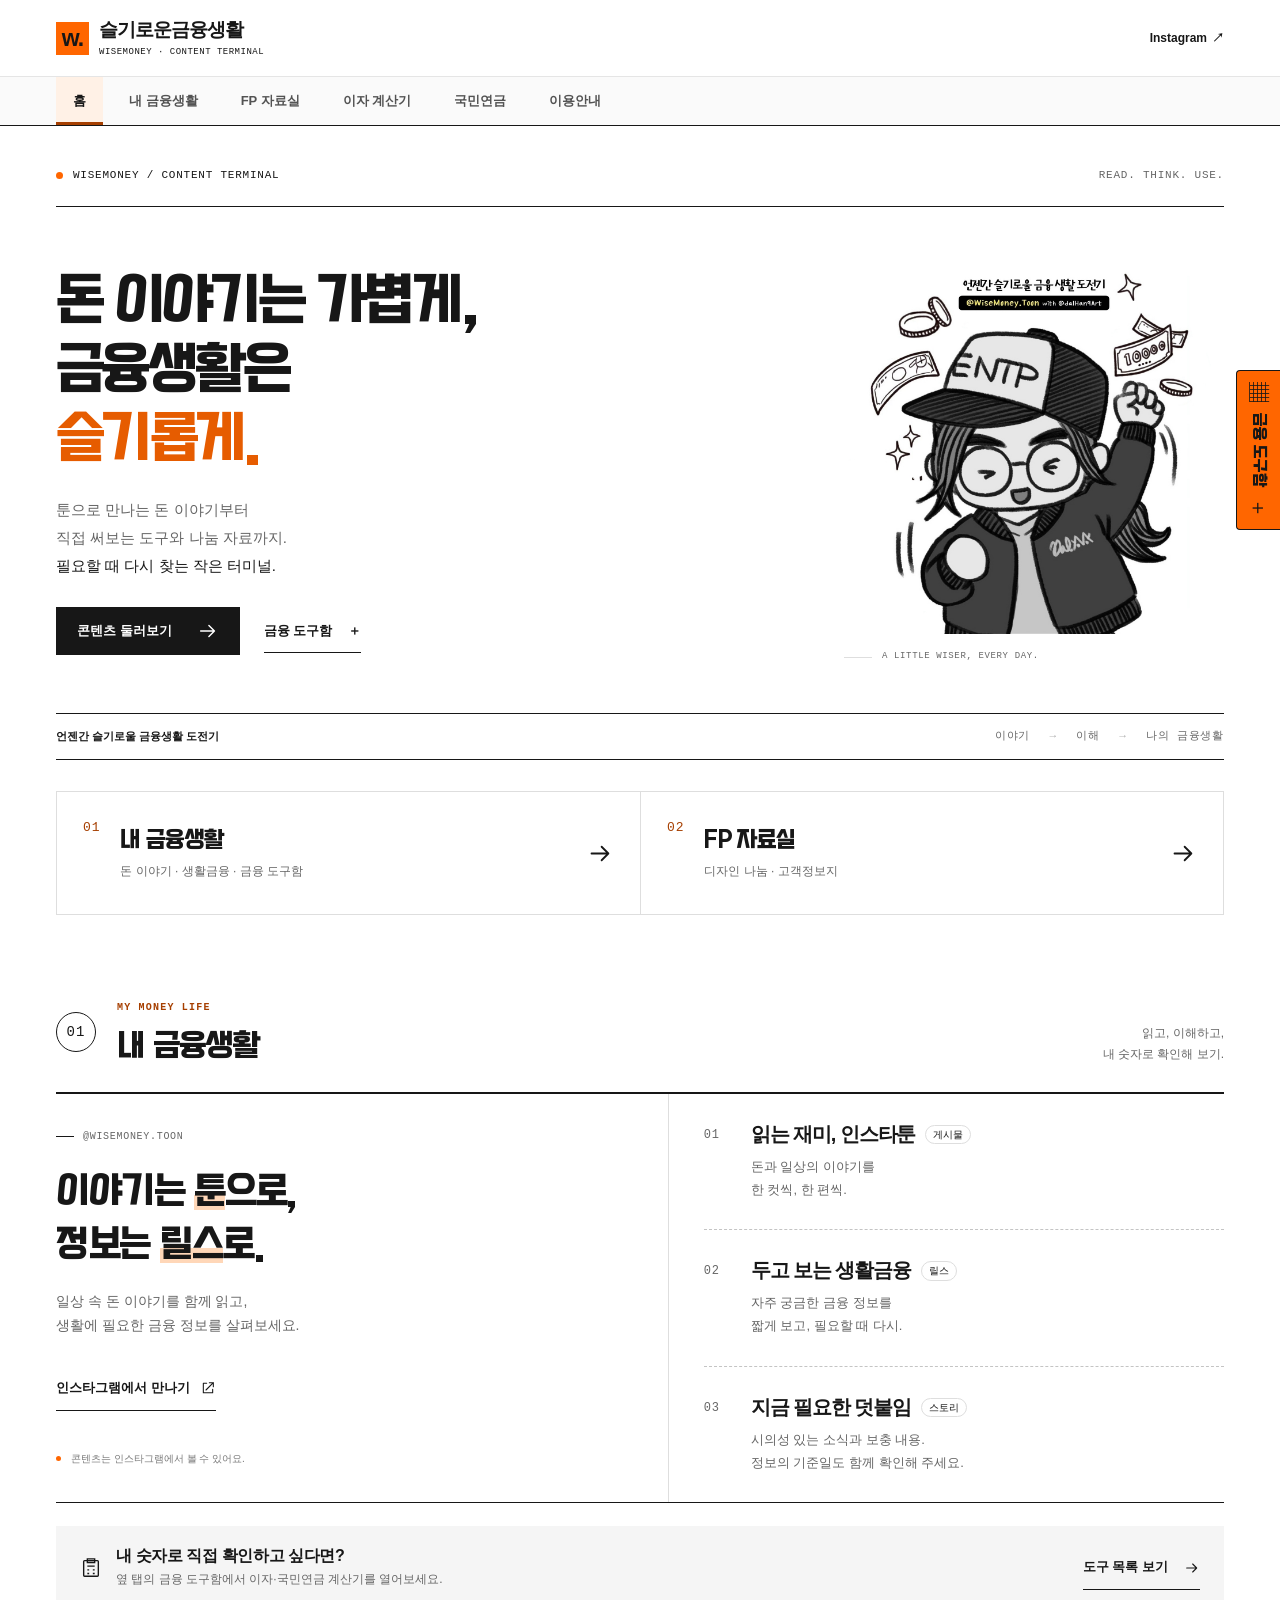
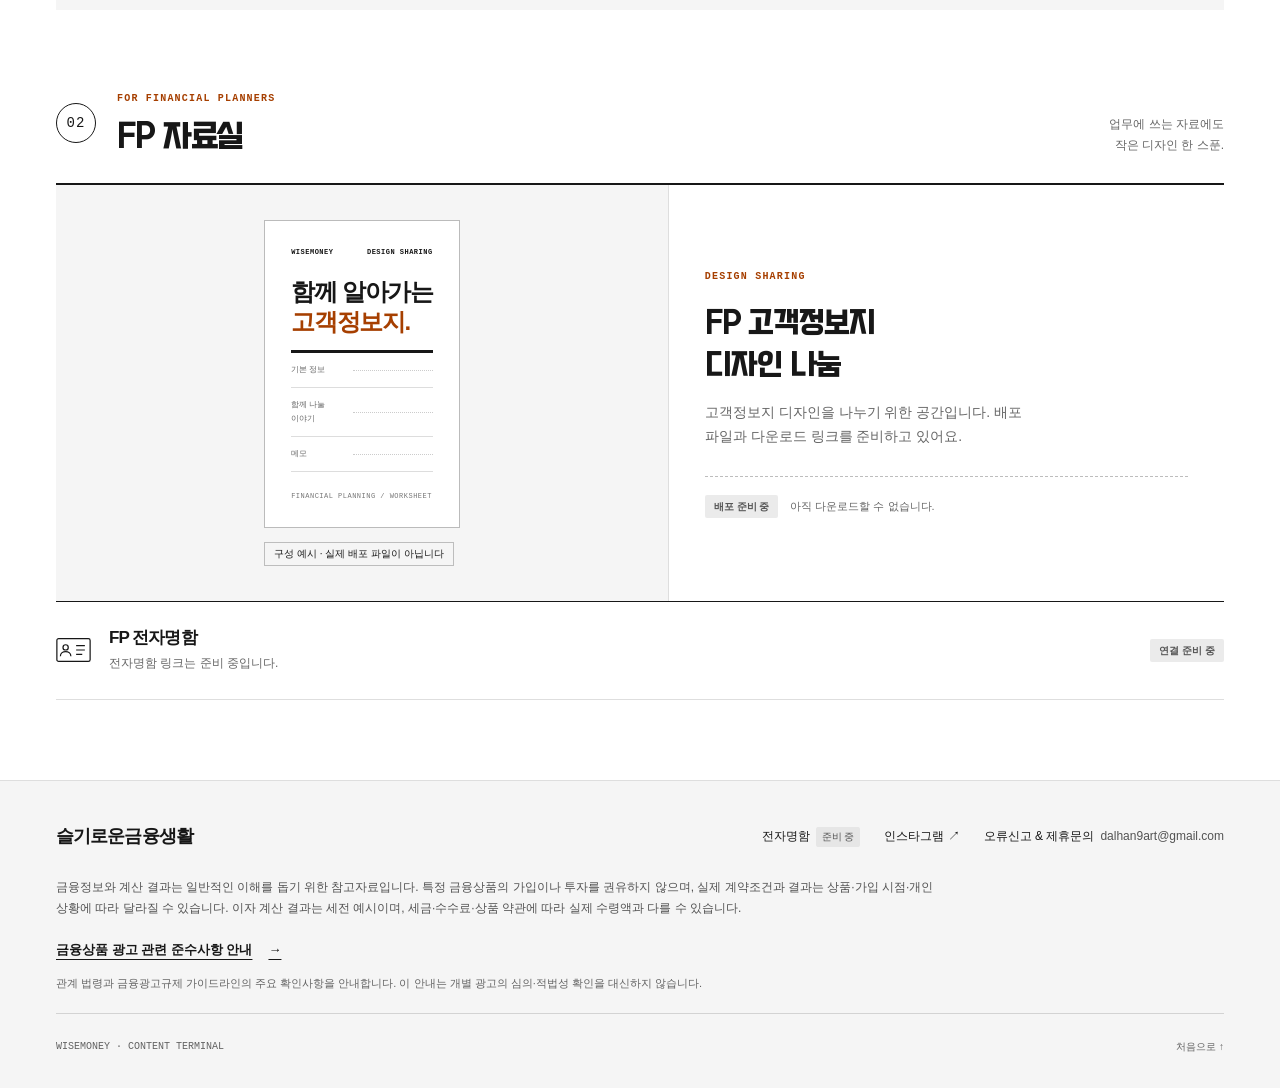
<file: index.html>
<!doctype html>
<html lang="ko">
<head>
  <meta charset="utf-8">
  <meta name="viewport" content="width=device-width, initial-scale=1">
  <meta name="theme-color" content="#ffffff">
  <title>슬기로운금융생활 | 콘텐츠 터미널</title>
  <meta name="description" content="슬기로운금융생활의 콘텐츠 터미널. 인스타툰과 생활금융 콘텐츠, 이자 계산기, FP 자료실을 한곳에서 만나보세요.">
  <link rel="canonical" href="https://dalhangah.github.io/wisemoney/">
  <meta property="og:type" content="website">
  <meta property="og:locale" content="ko_KR">
  <meta property="og:title" content="슬기로운금융생활 | 콘텐츠 터미널">
  <meta property="og:description" content="이야기는 툰으로, 정보는 릴스로. 금융생활에 필요한 콘텐츠와 도구를 한곳에.">
  <meta property="og:url" content="https://dalhangah.github.io/wisemoney/">
  <meta property="og:image" content="https://dalhangah.github.io/wisemoney/resource/img/profilpic.jpg">
  <!-- Index layout: editorial cover + content directory. Tool subpages retain the input/results workspace. -->
  <style>
    :root{--paper:#fff;--ink:#171717;--muted:#666;--line:#dedede;--soft:#f5f5f5;--accent:#ff6600;--accent-text:#a63f00;--marker:#ffe77a;--page:1180px}
    *{box-sizing:border-box}html{scroll-behavior:smooth;scroll-padding-top:110px}body{margin:0;background:var(--paper);color:var(--ink);font:16px/1.75 -apple-system,BlinkMacSystemFont,"Apple SD Gothic Neo","Noto Sans CJK KR","Malgun Gothic",sans-serif;word-break:keep-all;overflow-wrap:break-word}h1,h2,h3,p,figure{margin:0}h1,h2,h3{letter-spacing:-.055em;line-height:1.25}a{color:inherit;text-decoration:none}button{font:inherit;color:inherit;cursor:pointer}button,a{-webkit-tap-highlight-color:transparent}button:disabled{cursor:default}svg{display:block;flex-shrink:0}img{display:block;max-width:100%;height:auto}a:focus-visible,button:focus-visible{outline:3px solid var(--accent-text);outline-offset:5px}.wrap{width:min(var(--page),calc(100% - 112px));margin-inline:auto}.mono{font-family:ui-monospace,SFMono-Regular,Consolas,monospace;letter-spacing:.07em}.eyebrow{font-size:11px;font-weight:700;letter-spacing:.12em}.muted{color:var(--muted)}.red{color:var(--accent-text)}.icon{width:22px;height:22px}.small-icon{width:16px;height:16px}.sr-only{position:absolute;width:1px;height:1px;padding:0;margin:-1px;overflow:hidden;clip:rect(0,0,0,0);white-space:nowrap;border:0}.skip{position:fixed;top:12px;left:16px;z-index:100;transform:translateY(-180%);background:var(--ink);color:#fff;padding:10px 18px}.skip:focus{transform:none}
    .site-header{position:sticky;top:0;z-index:20;background:rgba(255,255,255,.97);border-bottom:1px solid var(--line)}.header-inner{height:88px;display:flex;align-items:center;justify-content:space-between;gap:26px}.brand{display:flex;align-items:center;gap:12px;min-height:44px}.brand-mark{width:35px;height:35px;background:var(--accent);color:var(--ink);font:bold 23px/1 Arial,sans-serif;display:grid;place-items:center}.brand-name{font-size:19px;font-weight:900;letter-spacing:-.07em;line-height:1.3}.brand-note{display:block;font-size:9px;letter-spacing:.1em;font-weight:500;margin-top:4px}.top-nav{display:flex;align-items:center;gap:29px;font-size:13px;font-weight:650}.top-nav a{min-height:44px;display:flex;align-items:center;gap:8px}.top-nav a:hover{color:var(--accent-text)}.nav-divider{height:16px;width:1px;background:var(--line)}
    .hero{padding-top:40px}.hero-kicker{display:flex;justify-content:space-between;align-items:center;gap:20px;font-size:11px;padding-bottom:21px;border-bottom:1px solid var(--ink)}.hero-kicker span:first-child{display:flex;align-items:center;gap:10px}.hero-kicker span:first-child:before{content:"";background:var(--accent);width:7px;height:7px;border-radius:50%}.hero-main{display:grid;grid-template-columns:1.25fr .85fr;align-items:center;gap:25px;padding-block:47px 48px}.hero h1{font-size:clamp(42px,4.5vw,65px);font-weight:900;line-height:1.2;letter-spacing:-.065em}.hero h1 .hero-line{display:block}.hero h1 em{font-style:normal;color:var(--accent-text)}.hero-description{margin-top:25px;font-size:15px;line-height:1.85;color:var(--muted)}.hero-description strong{font-weight:500;color:var(--ink)}.hero-actions{display:flex;align-items:center;gap:24px;flex-wrap:wrap;margin-top:28px}.button{display:inline-flex;align-items:center;justify-content:center;gap:25px;min-height:48px;padding:11px 20px;border:1px solid var(--ink);background:var(--ink);color:#fff;font-size:13px;font-weight:700;transition:background .16s,border-color .16s}.button:hover{background:var(--accent);border-color:var(--ink);color:var(--ink)}.text-link{display:inline-flex;align-items:center;gap:10px;min-height:44px;border-bottom:1px solid var(--ink);font-size:13px;font-weight:650}.text-link:hover{color:var(--accent-text);border-color:var(--accent-text)}.hero-art{position:relative;align-self:center;justify-self:end;width:min(100%,380px)}.hero-art img{width:100%;mix-blend-mode:multiply}.hero-art figcaption{display:flex;align-items:center;gap:10px;font-size:9px;color:var(--muted);padding-top:15px}.hero-art figcaption:before{content:"";height:1px;background:var(--line);width:28px}.hero-bottom{border-block:1px solid var(--ink);padding:13px 0;display:flex;justify-content:space-between;align-items:center;gap:24px;font-size:11px}.hero-bottom>span:first-child{font-weight:700}.hero-bottom b{font-weight:500;margin-inline:12px;color:#b0b0b0}
    .directory{display:grid;grid-template-columns:1fr 1fr;margin-block:31px 84px;border:1px solid var(--line)}.directory-item{display:flex;align-items:center;gap:20px;padding:23px 26px;min-height:122px;transition:background .16s}.directory-item+.directory-item{border-left:1px solid var(--line)}.directory-item:hover{background:var(--soft)}.directory-number{font-size:13px;color:var(--accent-text);align-self:flex-start;padding-top:2px}.directory-item h2{font-size:23px;font-weight:800}.directory-item p{font-size:12px;color:var(--muted);margin-top:7px}.directory-item>.icon{margin-left:auto;width:27px;height:27px}.section{margin-bottom:80px;scroll-margin-top:110px}.section-head{display:flex;justify-content:space-between;align-items:flex-end;gap:30px;margin-bottom:27px}.section-title{display:flex;align-items:center;gap:21px}.section-number{font-size:14px;width:40px;height:40px;border-radius:50%;border:1px solid var(--ink);display:grid;place-items:center}.section-head .eyebrow{color:var(--accent-text);font-size:10px;margin-bottom:8px}.section-head h2{font-size:32px;font-weight:900}.section-head>p{font-size:12px;color:var(--muted);text-align:right}.content-grid{display:grid;grid-template-columns:1.1fr 1fr;gap:0;border-top:2px solid var(--ink);border-bottom:1px solid var(--ink)}.feature{padding:34px 40px 35px 0;display:flex;flex-direction:column;align-items:flex-start}.feature-label{display:inline-flex;align-items:center;gap:9px;color:var(--muted);font-size:10px}.feature-label:before{content:"";width:18px;height:1px;background:var(--ink)}.feature h3{font-size:38px;font-weight:900;line-height:1.4;margin-top:19px}.highlight{background:linear-gradient(transparent 60%,var(--marker) 60%,var(--marker) 91%,transparent 91%)}.feature p{font-size:14px;color:var(--muted);margin-top:18px;max-width:365px}.feature .text-link{margin-top:29px}.feature-footer{margin-top:auto;padding-top:38px;font-size:10px;color:#777;display:flex;align-items:center;gap:10px}.feature-footer .dot{width:5px;height:5px;border-radius:50%;background:var(--accent)}.routes{border-left:1px solid var(--line);padding-left:35px}.route{display:flex;gap:20px;align-items:flex-start;padding-block:28px}.route+.route{border-top:1px dashed #c4c4c4}.route-symbol{font-size:12px;color:var(--muted);padding-top:3px;width:27px;flex-shrink:0}.route-title{display:flex;align-items:center;gap:10px;flex-wrap:wrap;margin-bottom:9px}.route h3{font-size:20px;font-weight:800}.route p{font-size:13px;color:var(--muted)}.tag{font-size:10px;border:1px solid var(--line);padding:0 7px;border-radius:20px;white-space:nowrap}.tool-callout{display:flex;align-items:center;justify-content:space-between;gap:24px;margin-top:23px;padding:20px 24px;background:var(--soft)}.tool-callout-title{display:flex;gap:14px;align-items:center}.tool-callout h3{font-size:16px;letter-spacing:-.025em}.tool-callout p{font-size:12px;color:var(--muted);margin-top:3px}.plain-button{display:inline-flex;align-items:center;gap:16px;min-height:44px;padding:0;border:0;border-bottom:1px solid var(--ink);background:none;font-size:13px;font-weight:700;white-space:nowrap}.plain-button:hover{color:var(--accent-text);border-color:var(--accent-text)}
    .resource-grid{display:grid;grid-template-columns:1.1fr 1fr;border-top:2px solid var(--ink);border-bottom:1px solid var(--ink)}.resource-cover{padding:35px 42px;background:var(--soft);display:flex;justify-content:center;align-items:center;min-height:338px}.sheet{background:#fff;border:1px solid #bbb;width:min(100%,300px);padding:25px 26px;position:relative}.sheet-top{display:flex;justify-content:space-between;font-size:7px;font-weight:700;letter-spacing:.07em}.sheet h3{font-size:24px;margin-top:19px;font-weight:900;padding-bottom:13px;border-bottom:3px solid var(--ink)}.sheet h3 span{color:var(--accent-text)}.sheet-row{display:flex;gap:12px;border-bottom:1px solid #ddd;padding:10px 0;font-size:8px}.sheet-row span{width:50px;color:var(--muted);flex-shrink:0}.sheet-row i{flex:1;border-bottom:1px dotted #ccc;align-self:center;height:1px}.sheet-foot{font-size:7px;color:#777;margin-top:18px}.preview-note{display:inline-block;margin-top:14px;font-size:10px;border:1px solid #bdbdbd;padding:2px 9px}.resource-copy{padding:36px;display:flex;flex-direction:column;align-items:flex-start;justify-content:center;border-left:1px solid var(--line)}.resource-copy>.eyebrow{color:var(--accent-text);font-size:10px}.resource-copy h3{font-size:30px;font-weight:900;line-height:1.4;margin-top:15px}.resource-copy p{font-size:14px;color:var(--muted);margin-top:15px;max-width:340px}.availability{display:flex;align-items:center;gap:12px;flex-wrap:wrap;border-top:1px dashed #bdbdbd;margin-top:27px;padding-top:18px;width:100%;font-size:11px;color:var(--muted)}.status{display:inline-flex;align-items:center;background:#ebebeb;color:#555;font-size:10px;line-height:1.7;padding:3px 9px;white-space:nowrap;border-radius:2px;font-weight:600}.status-ready{background:var(--ink);color:#fff}.business-card{display:flex;justify-content:space-between;align-items:center;gap:20px;border-bottom:1px solid var(--line);padding:25px 0}.business-card-info{display:flex;align-items:center;gap:18px}.business-card h3{font-size:17px;font-weight:800}.business-card p{font-size:12px;color:var(--muted);margin-top:4px}.card-icon{width:35px;height:26px}.footer{background:var(--soft);padding-block:29px 25px}.footer-top{display:flex;justify-content:space-between;gap:24px;align-items:center}.footer-brand{font-size:17px;font-weight:900;letter-spacing:-.055em}.footer .text-link{font-size:12px}.footer p{font-size:11px;color:var(--muted);line-height:1.8;margin-top:17px;max-width:710px}.footer-bottom{margin-top:22px;padding-top:14px;border-top:1px solid var(--line);display:flex;justify-content:space-between;align-items:center;gap:15px;font-size:9px;color:var(--muted)}.footer-bottom a{min-height:44px;display:flex;align-items:center;font-size:11px}
    .tool-tab{position:fixed;right:0;top:43%;z-index:25;display:flex;align-items:center;gap:12px;writing-mode:vertical-rl;border:0;border-radius:4px 0 0 4px;background:var(--ink);color:#fff;padding:18px 14px;min-width:48px;font-size:12px;font-weight:700;letter-spacing:.1em;transition:background .16s}.tool-tab:hover{background:var(--accent)}.tool-tab .icon{width:19px;height:19px}.tool-tab .tab-dot{width:5px;height:5px;background:var(--marker);border-radius:50%}.tools-dialog{position:fixed;inset:0 0 0 auto;margin:0;width:min(460px,100%);max-width:100%;height:100dvh;max-height:100dvh;border:0;border-left:1px solid var(--line);padding:0;background:#fff;color:var(--ink);overflow:auto;overscroll-behavior:contain;box-shadow:-12px 0 60px #00000012}.tools-dialog::backdrop{background:#0006}.tools-dialog[open]{animation:drawer-in .24s ease-out}.drawer-inner{display:flex;flex-direction:column;min-height:100%}.drawer-header{padding:28px 30px 24px;display:flex;align-items:flex-start;justify-content:space-between;gap:16px;border-bottom:2px solid var(--ink)}.drawer-header .eyebrow{color:var(--accent-text);font-size:10px;margin-bottom:9px}.drawer-header h2{font-size:28px;font-weight:900}.close-button{display:grid;place-items:center;background:none;border:1px solid var(--line);width:44px;height:44px;flex-shrink:0}.close-button:hover{border-color:var(--ink);background:var(--soft)}.drawer-body{padding:27px 30px}.drawer-intro{font-size:13px;color:var(--muted);margin-bottom:28px}.tool-category{font-size:10px;color:var(--muted);margin-bottom:12px}.tool-list{list-style:none;margin:0;padding:0}.tool-list li+li{margin-top:20px}.tool-link,.tool-disabled{width:100%;display:block;text-align:left;border:1px solid var(--ink);padding:21px;background:#fff}.tool-link:hover{border-color:var(--accent-text);background:#fff4eb}.tool-heading{display:flex;align-items:center;justify-content:space-between;gap:12px;font-size:18px;font-weight:800;letter-spacing:-.04em}.tool-description{display:block;font-size:12px;color:var(--muted);margin-top:8px;line-height:1.7}.tool-meta{margin-top:18px;display:flex;justify-content:space-between;align-items:center;gap:12px;font-size:11px}.tool-disabled{background:var(--soft);border-color:var(--line);color:#666}.drawer-note{padding:20px 30px 30px;margin-top:auto;border-top:1px dashed #bbb;font-size:11px;color:var(--muted);line-height:1.9}.drawer-note strong{color:var(--ink);display:block;margin-bottom:5px}.drawer-footer{border-top:1px solid var(--line);padding:16px 30px;display:flex;align-items:center;justify-content:space-between;gap:14px;font-size:10px}.no-js-tools{padding:16px;border:1px solid var(--line);margin:24px auto}.no-js-tools a{text-decoration:underline}.tool-tab[hidden],.js-only[hidden]{display:none}body.drawer-open{overflow:hidden}@keyframes drawer-in{from{transform:translateX(100%)}to{transform:translateX(0)}}
    @media(min-width:1500px){.hero-main{padding-block:60px}.hero h1{font-size:68px}.hero-art{width:400px}}
    @media(max-width:1020px){.wrap{width:calc(100% - 90px)}.top-nav{gap:18px}.hero-main{grid-template-columns:1.2fr .8fr;gap:20px}.hero h1{font-size:49px}.hero-description{font-size:14px}.hero-actions{gap:17px}.hero-art{max-width:320px}.feature h3{font-size:33px}.feature{padding-right:28px}.routes{padding-left:26px}.route h3{font-size:18px}.resource-copy{padding:28px}.resource-cover{padding:28px}.resource-copy h3{font-size:26px}}
    @media(max-width:760px){html{scroll-padding-top:94px}.wrap{width:calc(100% - 44px)}.header-inner{height:72px;gap:16px}.brand{gap:9px}.brand-mark{width:30px;height:30px;font-size:20px}.brand-name{font-size:17px}.brand-note{font-size:8px}.top-nav{gap:0;font-size:11px}.nav-section,.nav-divider{display:none!important}.top-nav .small-icon{width:13px;height:13px}.hero{padding-top:25px}.hero-kicker{font-size:9px;padding-bottom:16px}.hero-kicker .edition{display:none}.hero-main{grid-template-columns:1fr;padding-block:29px 28px;gap:22px}.hero h1{font-size:clamp(37px,7.7vw,56px);line-height:1.23}.hero h1 .hero-line{display:block}.hero-description{font-size:14px;line-height:1.8;margin-top:21px;max-width:100%}.hero-actions{margin-top:24px;gap:23px}.hero-art{justify-self:center;width:100%;max-width:310px}.hero-art figcaption{justify-content:center;padding-top:9px}.hero-bottom{display:block;font-size:10px;padding-block:12px}.hero-bottom>span{display:block}.hero-bottom>span+span{margin-top:3px}.hero-bottom b{margin-inline:7px}.directory{grid-template-columns:1fr;margin-block:24px 55px}.directory-item{padding:20px;min-height:104px;gap:17px}.directory-item+.directory-item{border-left:0;border-top:1px solid var(--line)}.directory-item h2{font-size:21px}.directory-item p{font-size:11px;margin-top:5px}.directory-item>.icon{width:23px;height:23px}.section{margin-bottom:54px;scroll-margin-top:94px}.section-head{align-items:flex-start;gap:15px;display:block;margin-bottom:22px}.section-title{gap:15px}.section-number{width:34px;height:34px;font-size:12px}.section-head .eyebrow{font-size:8px;letter-spacing:.1em;margin-bottom:7px}.section-head h2{font-size:29px}.section-head>p{text-align:left;font-size:12px;margin-top:14px;padding-left:49px}.section-head>p br{display:none}.content-grid,.resource-grid{grid-template-columns:1fr}.feature{padding:28px 0 25px}.feature h3{font-size:34px;margin-top:15px}.feature p{font-size:13px}.feature .text-link{margin-top:22px}.feature-footer{padding-top:24px;font-size:9px}.routes{padding:0;border-left:0;border-top:1px solid var(--ink)}.route{padding:22px 0;gap:18px}.route h3{font-size:18px}.route p{font-size:12px}.tool-callout{padding:21px;align-items:flex-start;flex-direction:column;gap:13px;margin-top:20px}.tool-callout-title{gap:12px}.tool-callout h3{font-size:16px}.tool-callout p{font-size:11px}.tool-callout .plain-button{margin-left:34px;font-size:12px;min-height:42px}.resource-cover{min-height:310px;padding:28px}.resource-copy{border-left:0;border-top:1px solid var(--line);padding:27px 22px}.resource-copy h3{font-size:27px}.resource-copy p{font-size:13px}.availability{font-size:10px;margin-top:23px}.business-card{padding:22px 0;gap:15px}.business-card-info{gap:13px}.business-card h3{font-size:16px}.business-card p{font-size:11px}.business-card .status{font-size:9px}.card-icon{width:30px}.footer-top{align-items:flex-start;flex-direction:column;gap:8px}.footer .text-link{font-size:11px}.footer p{font-size:10px;line-height:1.9}.footer-bottom{font-size:8px}.footer-bottom a{font-size:10px}.tool-tab{top:auto;bottom:max(18px,env(safe-area-inset-bottom));writing-mode:horizontal-tb;border-radius:4px 0 0 4px;padding:13px 16px;font-size:11px;letter-spacing:0;gap:9px;min-height:48px;box-shadow:0 3px 16px #0002}.tool-tab .tab-dot{display:none}.footer{padding-bottom:80px}.drawer-header{padding:25px 24px 22px}.drawer-body{padding:24px}.drawer-note{padding:20px 24px 26px}.drawer-footer{padding:16px 24px}}
    @media(max-width:360px){.wrap{width:calc(100% - 36px)}.brand-name{font-size:15px}.brand-note{font-size:7px}.brand-mark{width:27px;height:27px;font-size:19px}.top-nav{font-size:10px}.top-nav a{gap:4px}.hero h1{font-size:34px}.hero-actions{gap:13px}.hero-actions .button{padding:10px 14px;gap:13px}.hero-actions .text-link{font-size:12px}.hero-art{max-width:265px}.feature h3{font-size:30px}.section-head h2{font-size:27px}.resource-cover{padding:24px}.resource-copy{padding:23px 18px}.business-card-info .card-icon{display:none}.drawer-header,.drawer-body{padding-inline:20px}.tool-link,.tool-disabled{padding:18px}.tool-heading{font-size:17px}}
    @media(prefers-reduced-motion:reduce){html{scroll-behavior:auto}*,*::before,*::after{animation:none!important;transition:none!important}}
    @media print{.site-header{position:static}.tool-tab,.tools-dialog,.tool-callout,.hero-actions{display:none!important}.wrap{width:100%}.hero-main{padding-block:24px}.section{break-inside:avoid}.footer{background:#fff;padding-bottom:0}}
  </style>
  <link rel="stylesheet" href="./resource/css/editorial.css?v=20261106-navigation">
</head>
<body id="top" data-page="home">
  <a class="skip" href="#main">본문으로 바로가기</a>
  <svg xmlns="http://www.w3.org/2000/svg" style="display:none" aria-hidden="true"><symbol id="arrow" viewBox="0 0 24 24"><path d="M4 12h15m-6-6 6 6-6 6" fill="none" stroke="currentColor" stroke-width="1.6" stroke-linecap="round" stroke-linejoin="round"/></symbol><symbol id="external" viewBox="0 0 24 24"><path d="M14 4h6v6m0-6L9 15M10 5H5v14h14v-5" fill="none" stroke="currentColor" stroke-width="1.6" stroke-linecap="round" stroke-linejoin="round"/></symbol><symbol id="tools-icon" viewBox="0 0 24 24"><rect x="4" y="4" width="16" height="17" rx="1" fill="none" stroke="currentColor" stroke-width="1.5"/><path d="M8 2h8v4H8zM8 10h8m-8 4h2m4 0h2m-8 4h2m4 0h2" fill="none" stroke="currentColor" stroke-width="1.5"/></symbol></svg>
  <header class="site-header" data-site-header>
    <div class="site-shell site-title-row">
      <a class="site-brand" href="./index.html#top" aria-label="슬기로운금융생활 홈"><span class="site-brand-mark" aria-hidden="true">w.</span><span>슬기로운금융생활<small>WISEMONEY · CONTENT TERMINAL</small></span></a>
      <a class="site-instagram" href="https://www.instagram.com/wisemoney.toon" target="_blank" rel="noopener noreferrer">Instagram <span aria-hidden="true">↗</span><span class="visually-hidden">(새 창)</span></a>
    </div>
    <nav class="content-navigator" aria-label="콘텐츠 내비게이터"><div class="site-shell content-nav-inner"><a href="./index.html#top" data-nav="home" aria-current="page">홈</a><a href="./index.html#my-finance" data-nav="finance">내 금융생활</a><a href="./index.html#fp-library" data-nav="library">FP 자료실</a><a href="./app/interest-calculator.html" data-nav="calculator">이자 계산기</a><a href="./app/national-pension-calculator.html" data-nav="national-pension">국민연금</a><a href="./app/advertising-guidelines.html" data-nav="guidelines">이용안내</a></div></nav>
  </header>
  <main id="main" class="wrap">
    <section class="hero" aria-labelledby="hero-title">
      <div class="hero-kicker mono"><span>WISEMONEY / CONTENT TERMINAL</span><span class="edition muted">READ. THINK. USE.</span></div>
      <div class="hero-main">
        <div class="hero-copy"><h1 id="hero-title"><span class="hero-line">돈 이야기는 가볍게,</span><span class="hero-line">금융생활은</span><em>슬기롭게.</em></h1><p class="hero-description">툰으로 만나는 돈 이야기부터<br>직접 써보는 도구와 나눔 자료까지.<br><strong>필요할 때 다시 찾는 작은 터미널.</strong></p><div class="hero-actions"><a class="button" href="#my-finance">콘텐츠 둘러보기<svg class="icon" aria-hidden="true"><use href="#arrow"/></svg></a><button class="plain-button js-only" type="button" data-open-tools aria-controls="finance-tools" aria-haspopup="dialog" aria-expanded="false" hidden>금융 도구함 <span aria-hidden="true">＋</span></button></div></div>
        <figure class="hero-art"><img src="./resource/img/profilpic.jpg" alt="안경과 ENTP 모자를 쓰고 손을 든 슬기로운금융생활 캐릭터" width="1320" height="1320" fetchpriority="high"><figcaption class="mono">A LITTLE WISER, EVERY DAY.</figcaption></figure>
      </div>
      <div class="hero-bottom"><span>언젠간 슬기로울 금융생활 도전기</span><span class="mono muted">이야기 <b>→</b> 이해 <b>→</b> 나의 금융생활</span></div>
    </section>
    <nav class="directory" aria-label="관심 있는 공간 선택"><a class="directory-item" href="#my-finance"><span class="directory-number mono" aria-hidden="true">01</span><div><h2>내 금융생활</h2><p>돈 이야기 · 생활금융 · 금융 도구함</p></div><svg class="icon" aria-hidden="true"><use href="#arrow"/></svg></a><a class="directory-item" href="#fp-library"><span class="directory-number mono" aria-hidden="true">02</span><div><h2>FP 자료실</h2><p>디자인 나눔 · 고객정보지</p></div><svg class="icon" aria-hidden="true"><use href="#arrow"/></svg></a></nav>
    <section id="my-finance" class="section" aria-labelledby="finance-title">
      <div class="section-head"><div class="section-title"><span class="section-number mono" aria-hidden="true">01</span><div><p class="eyebrow mono">MY MONEY LIFE</p><h2 id="finance-title">내 금융생활</h2></div></div><p>읽고, 이해하고,<br>내 숫자로 확인해 보기.</p></div>
      <div class="content-grid"><div class="feature"><span class="feature-label mono">@WISEMONEY.TOON</span><h3>이야기는 <span class="highlight">툰</span>으로,<br>정보는 <span class="highlight">릴스</span>로.</h3><p>일상 속 돈 이야기를 함께 읽고,<br>생활에 필요한 금융 정보를 살펴보세요.</p><a class="text-link" href="https://www.instagram.com/wisemoney.toon" target="_blank" rel="noopener noreferrer">인스타그램에서 만나기<svg class="small-icon" aria-hidden="true"><use href="#external"/></svg><span class="sr-only">(새 창)</span></a><div class="feature-footer"><span class="dot" aria-hidden="true"></span><span>콘텐츠는 인스타그램에서 볼 수 있어요.</span></div></div><div class="routes">
        <article class="route"><span class="route-symbol mono" aria-hidden="true">01</span><div><div class="route-title"><h3>읽는 재미, 인스타툰</h3><span class="tag">게시물</span></div><p>돈과 일상의 이야기를<br>한 컷씩, 한 편씩.</p></div></article>
        <article class="route"><span class="route-symbol mono" aria-hidden="true">02</span><div><div class="route-title"><h3>두고 보는 생활금융</h3><span class="tag">릴스</span></div><p>자주 궁금한 금융 정보를<br>짧게 보고, 필요할 때 다시.</p></div></article>
        <article class="route"><span class="route-symbol mono" aria-hidden="true">03</span><div><div class="route-title"><h3>지금 필요한 덧붙임</h3><span class="tag">스토리</span></div><p>시의성 있는 소식과 보충 내용.<br>정보의 기준일도 함께 확인해 주세요.</p></div></article>
      </div></div>
      <div class="tool-callout js-only" id="tools" hidden><div class="tool-callout-title"><svg class="icon" aria-hidden="true"><use href="#tools-icon"/></svg><div><h3>내 숫자로 직접 확인하고 싶다면?</h3><p>옆 탭의 금융 도구함에서 이자·국민연금 계산기를 열어보세요.</p></div></div><button class="plain-button" type="button" data-open-tools aria-controls="finance-tools" aria-haspopup="dialog" aria-expanded="false">도구 목록 보기<svg class="small-icon" aria-hidden="true"><use href="#arrow"/></svg></button></div>
      <noscript><div class="no-js-tools"><a href="./app/interest-calculator.html">이자 계산기 열기</a><p><a href="./app/national-pension-calculator.html">국민연금 시나리오 계산기 열기</a></p><p>연금 갈아타기 분석기는 점검 중입니다.</p></div></noscript>
    </section>
    <section id="fp-library" class="section" aria-labelledby="fp-title">
      <div class="section-head"><div class="section-title"><span class="section-number mono" aria-hidden="true">02</span><div><p class="eyebrow mono">FOR FINANCIAL PLANNERS</p><h2 id="fp-title">FP 자료실</h2></div></div><p>업무에 쓰는 자료에도<br>작은 디자인 한 스푼.</p></div>
      <div class="resource-grid"><div class="resource-cover"><figure><div class="sheet" aria-hidden="true"><div class="sheet-top mono"><span>WISEMONEY</span><span>DESIGN SHARING</span></div><h3>함께 알아가는<br><span>고객정보지.</span></h3><div class="sheet-row"><span>기본 정보</span><i></i></div><div class="sheet-row"><span>함께 나눌 이야기</span><i></i></div><div class="sheet-row"><span>메모</span><i></i></div><div class="sheet-foot mono">FINANCIAL PLANNING / WORKSHEET</div></div><figcaption class="preview-note">구성 예시 · 실제 배포 파일이 아닙니다</figcaption></figure></div><div class="resource-copy"><span class="eyebrow mono">DESIGN SHARING</span><h3>FP 고객정보지<br>디자인 나눔</h3><p>고객정보지 디자인을 나누기 위한 공간입니다. 배포 파일과 다운로드 링크를 준비하고 있어요.</p><div class="availability"><span class="status">배포 준비 중</span><span>아직 다운로드할 수 없습니다.</span></div></div></div>
      <!-- Design preview only. No customer information is collected. Add downloads only after public-file permission and destination are verified. -->
      <div id="business-card" class="business-card"><div class="business-card-info"><svg class="card-icon" viewBox="0 0 40 28" fill="none" stroke="currentColor" stroke-width="1.4" aria-hidden="true"><rect x="1" y="1" width="38" height="26" rx="2"/><circle cx="11" cy="11" r="3"/><path d="M5 21c0-7 12-7 12 0M23 9h10M23 14h10M23 19h7"/></svg><div><h3>FP 전자명함</h3><p>전자명함 링크는 준비 중입니다.</p></div></div><span class="status">연결 준비 중</span></div>
      <!-- Do not substitute a qualification-check URL for an unverified business-card link. -->
    </section>
  </main>
  <footer class="site-footer">
    <div class="site-shell">
      <div class="site-footer-top"><a class="site-footer-brand" href="./index.html#top">슬기로운금융생활</a><nav class="site-footer-links" aria-label="연락처 및 안내"><a href="./index.html#business-card">전자명함 <span class="footer-status">준비 중</span></a><a href="https://www.instagram.com/wisemoney.toon" target="_blank" rel="noopener noreferrer">인스타그램 ↗<span class="visually-hidden">(새 창)</span></a><a href="mailto:dalhan9art@gmail.com">오류신고 &amp; 제휴문의 <span class="footer-email">dalhan9art@gmail.com</span></a></nav></div>
      <p class="site-disclaimer">금융정보와 계산 결과는 일반적인 이해를 돕기 위한 참고자료입니다. 특정 금융상품의 가입이나 투자를 권유하지 않으며, 실제 계약조건과 결과는 상품·가입 시점·개인 상황에 따라 달라질 수 있습니다. 이자 계산 결과는 세전 예시이며, 세금·수수료·상품 약관에 따라 실제 수령액과 다를 수 있습니다.</p>
      <a class="compliance-link" href="./app/advertising-guidelines.html">금융상품 광고 관련 준수사항 안내 <span aria-hidden="true">→</span></a>
      <p class="compliance-note">관계 법령과 금융광고규제 가이드라인의 주요 확인사항을 안내합니다. 이 안내는 개별 광고의 심의·적법성 확인을 대신하지 않습니다.</p>
      <div class="site-footer-bottom"><span>WISEMONEY · CONTENT TERMINAL</span><a href="#top">처음으로 ↑</a></div>
    </div>
  </footer>
  <button class="tool-tab edge-tool-tab" type="button" data-open-tools aria-controls="finance-tools" aria-haspopup="dialog" aria-expanded="false" hidden><span class="edge-tool-label"><span aria-hidden="true">▦</span> 금융 도구함 <span aria-hidden="true">＋</span></span></button>
  <dialog class="tools-dialog" id="finance-tools" aria-labelledby="tools-title" aria-describedby="tools-intro">
    <div class="drawer-inner"><header class="drawer-header"><div><p class="eyebrow mono">WISEMONEY / TOOLS</p><h2 id="tools-title">금융 도구함</h2></div><button class="close-button" type="button" data-close-tools aria-label="금융 도구함 닫기" autofocus><svg class="icon" viewBox="0 0 24 24" aria-hidden="true"><path d="m6 6 12 12M18 6 6 18" fill="none" stroke="currentColor" stroke-width="1.5"/></svg></button></header><div class="drawer-body"><p class="drawer-intro" id="tools-intro">궁금한 금융생활을 내 숫자로 확인해 보세요.<br>사용 가능한 도구를 선택하면 계산기로 이동합니다.</p><p class="tool-category mono">01 / 저축 · 자산</p><ul class="tool-list"><li><a class="tool-link" href="./app/interest-calculator.html"><span class="tool-heading">이자 계산기<svg class="icon" aria-hidden="true"><use href="#arrow"/></svg></span><span class="tool-description">단리 · 연복리 · 월복리 비교<br>저축 조건에 따른 이자 변화를 살펴보세요.</span><span class="tool-meta"><span class="status status-ready">사용 가능</span><span>계산기 열기 ↗</span></span></a></li><li><a class="tool-link" href="./app/national-pension-calculator.html"><span class="tool-heading">국민연금 계산기<svg class="icon" aria-hidden="true"><use href="#arrow"/></svg></span><span class="tool-description">조기 · 정상 · 연기 수령 시나리오<br>가입 이력과 생활비 목표를 비교해 보세요.</span><span class="tool-meta"><span class="status status-ready">참고용 시나리오</span><span>계산기 열기 ↗</span></span></a></li><li><button class="tool-disabled" type="button" disabled aria-describedby="pension-status"><span class="tool-heading">연금 갈아타기 분석기</span><span class="tool-description">정확한 계산을 위해 점검 중입니다.</span><span class="tool-meta"><span class="status" id="pension-status">점검 중</span><span>지금은 사용할 수 없습니다</span></span></button></li></ul></div><div class="drawer-note"><strong>계산 전에 확인해 주세요.</strong>계산 결과는 입력 조건에 따른 참고용 예시입니다. 실제 세금, 수수료 및 상품별 조건에 따라 달라질 수 있습니다.</div><div class="drawer-footer"><span class="mono">A LITTLE WISER, EVERY DAY.</span><span>ESC 또는 × 닫기</span></div></div>
  </dialog>
  <script>
    (() => {
      'use strict';
      const dialog = document.getElementById('finance-tools');
      const triggers = [...document.querySelectorAll('[data-open-tools]')];
      let returnFocus = null;
      let openedOnBackdrop = false;
      if (typeof dialog.showModal !== 'function') {
        const fallback = document.createElement('a');
        fallback.href = './app/interest-calculator.html';
        fallback.className = 'button';
        fallback.textContent = '이자 계산기 열기';
        document.querySelector('.hero-actions').appendChild(fallback);
        return;
      }
      document.querySelectorAll('.js-only, .tool-tab').forEach(el => { el.hidden = false; });
      const markExpanded = expanded => triggers.forEach(el => el.setAttribute('aria-expanded', String(expanded)));
      const openTools = event => {
        if (dialog.open) return;
        returnFocus = event.currentTarget;
        dialog.showModal();
        document.body.classList.add('drawer-open');
        markExpanded(true);
      };
      const restorePage = () => {
        if (dialog.open) return;
        document.body.classList.remove('drawer-open');
        markExpanded(false);
        if (returnFocus && returnFocus.isConnected) returnFocus.focus({ preventScroll: true });
        returnFocus = null;
      };
      const closeTools = () => {
        if (dialog.open) dialog.close();
        restorePage();
      };
      triggers.forEach(el => el.addEventListener('click', openTools));
      dialog.querySelector('[data-close-tools]').addEventListener('click', closeTools);
      dialog.addEventListener('cancel', event => { event.preventDefault(); closeTools(); });
      // Keep state in sync immediately and ignore a queued close after reopening.
      dialog.addEventListener('close', restorePage);
      // Native modal dialog makes the background inert. Keep Tab inside the panel,
      // including embedded browser previews where focus can otherwise enter browser chrome.
      dialog.addEventListener('keydown', event => {
        if (event.key !== 'Tab') return;
        const items = [...dialog.querySelectorAll('a[href],button:not([disabled]),[tabindex="0"]')].filter(el => !el.hidden);
        const first = items[0], last = items[items.length - 1];
        if (event.shiftKey && document.activeElement === first) { event.preventDefault(); last.focus(); }
        else if (!event.shiftKey && document.activeElement === last) { event.preventDefault(); first.focus(); }
      });
      // Only a complete pointer click outside the panel dismisses the drawer.
      const outsidePanel = event => { const r = dialog.getBoundingClientRect(); return event.clientX < r.left || event.clientX > r.right || event.clientY < r.top || event.clientY > r.bottom; };
      dialog.addEventListener('pointerdown', event => { openedOnBackdrop = event.target === dialog && outsidePanel(event); });
      dialog.addEventListener('click', event => {
        if (openedOnBackdrop && event.target === dialog && outsidePanel(event)) closeTools();
        openedOnBackdrop = false;
      });
      // Clear scroll locking when returning via browser back/forward cache.
      window.addEventListener('pageshow', () => { if (!dialog.open) document.body.classList.remove('drawer-open'); });
    })();
  </script>
  <script src="./resource/js/navigation.js?v=20261106-navigation" defer></script>
</body>
</html>
</file>
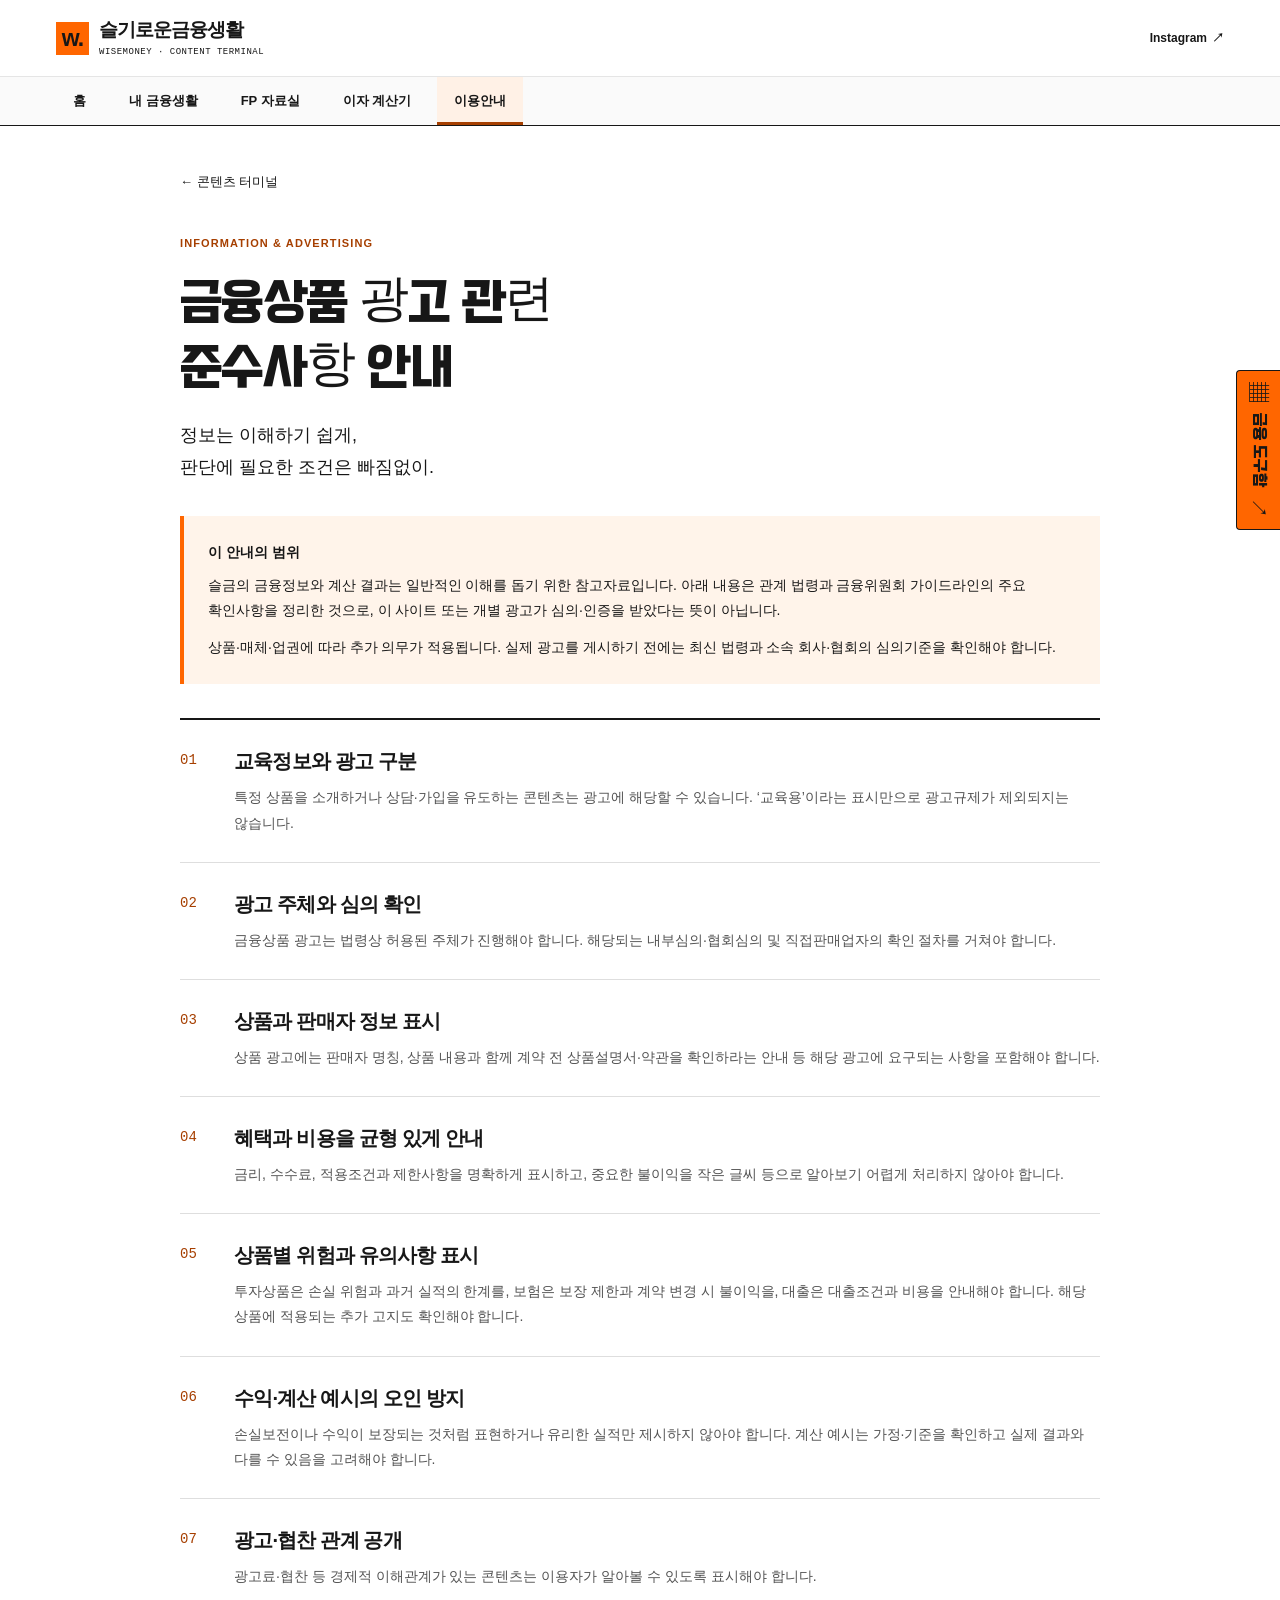
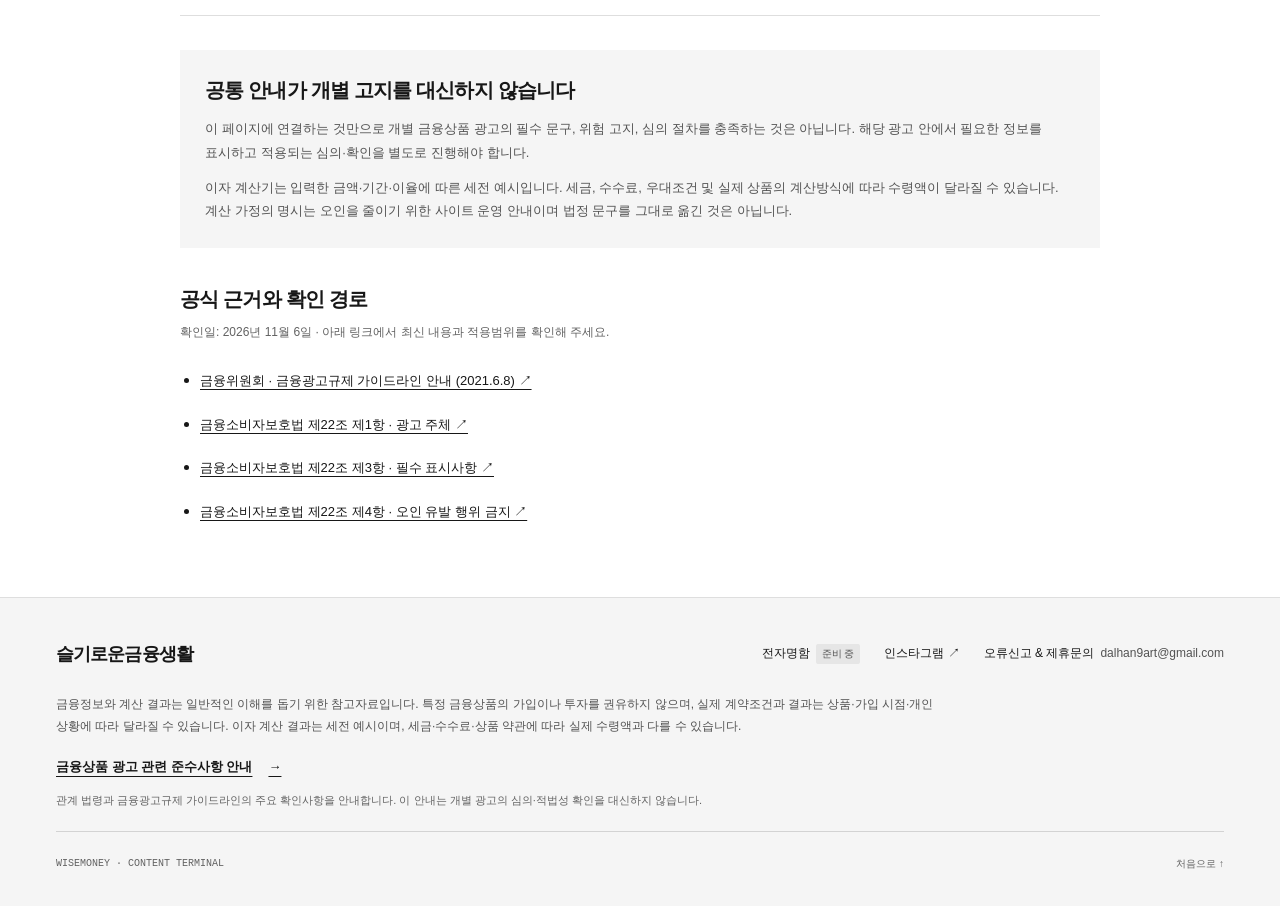
<file: app/advertising-guidelines.html>
<!doctype html>
<html lang="ko"><head><meta charset="utf-8"><meta name="viewport" content="width=device-width, initial-scale=1"><meta name="theme-color" content="#ffffff"><title>금융상품 광고 관련 준수사항 안내 | 슬기로운금융생활</title><meta name="description" content="금융정보를 이용할 때 확인할 사항과 금융상품 광고의 주요 준수사항, 공식 근거를 함께 안내합니다."><link rel="canonical" href="https://dalhangah.github.io/wisemoney/app/advertising-guidelines.html"><link rel="stylesheet" href="../resource/css/editorial.css?v=20261106-navigation"></head>
<body id="top" class="guidelines-page" data-page="guidelines"><a class="site-skip" href="#guidelines-main">본문으로 바로가기</a>
<header class="site-header" data-site-header>
    <div class="site-shell site-title-row">
      <a class="site-brand" href="../index.html#top" aria-label="슬기로운금융생활 홈"><span class="site-brand-mark" aria-hidden="true">w.</span><span>슬기로운금융생활<small>WISEMONEY · CONTENT TERMINAL</small></span></a>
      <a class="site-instagram" href="https://www.instagram.com/wisemoney.toon" target="_blank" rel="noopener noreferrer">Instagram <span aria-hidden="true">↗</span><span class="visually-hidden">(새 창)</span></a>
    </div>
    <nav class="content-navigator" aria-label="콘텐츠 내비게이터"><div class="site-shell content-nav-inner"><a href="../index.html#top" data-nav="home">홈</a><a href="../index.html#my-finance" data-nav="finance">내 금융생활</a><a href="../index.html#fp-library" data-nav="library">FP 자료실</a><a href="../app/interest-calculator.html" data-nav="calculator">이자 계산기</a><a href="../app/advertising-guidelines.html" data-nav="guidelines" aria-current="page">이용안내</a></div></nav>
  </header>
<main id="guidelines-main" class="site-shell guidelines-main">
  <a class="guide-back" href="../index.html">← 콘텐츠 터미널</a><p class="guide-eyebrow">INFORMATION &amp; ADVERTISING</p>
  <h1>금융상품 광고 관련<br>준수사항 안내</h1>
  <p class="guide-intro">정보는 이해하기 쉽게,<br>판단에 필요한 조건은 빠짐없이.</p>
  <div class="guide-notice"><strong>이 안내의 범위</strong><p>슬금의 금융정보와 계산 결과는 일반적인 이해를 돕기 위한 참고자료입니다. 아래 내용은 관계 법령과 금융위원회 가이드라인의 주요 확인사항을 정리한 것으로, 이 사이트 또는 개별 광고가 심의·인증을 받았다는 뜻이 아닙니다.</p><p>상품·매체·업권에 따라 추가 의무가 적용됩니다. 실제 광고를 게시하기 전에는 최신 법령과 소속 회사·협회의 심의기준을 확인해야 합니다.</p></div>
  <ol class="guideline-list"><li><span class="guideline-number" aria-hidden="true">01</span><div><h2>교육정보와 광고 구분</h2><p>특정 상품을 소개하거나 상담·가입을 유도하는 콘텐츠는 광고에 해당할 수 있습니다. ‘교육용’이라는 표시만으로 광고규제가 제외되지는 않습니다.</p></div></li>
<li><span class="guideline-number" aria-hidden="true">02</span><div><h2>광고 주체와 심의 확인</h2><p>금융상품 광고는 법령상 허용된 주체가 진행해야 합니다. 해당되는 내부심의·협회심의 및 직접판매업자의 확인 절차를 거쳐야 합니다.</p></div></li>
<li><span class="guideline-number" aria-hidden="true">03</span><div><h2>상품과 판매자 정보 표시</h2><p>상품 광고에는 판매자 명칭, 상품 내용과 함께 계약 전 상품설명서·약관을 확인하라는 안내 등 해당 광고에 요구되는 사항을 포함해야 합니다.</p></div></li>
<li><span class="guideline-number" aria-hidden="true">04</span><div><h2>혜택과 비용을 균형 있게 안내</h2><p>금리, 수수료, 적용조건과 제한사항을 명확하게 표시하고, 중요한 불이익을 작은 글씨 등으로 알아보기 어렵게 처리하지 않아야 합니다.</p></div></li>
<li><span class="guideline-number" aria-hidden="true">05</span><div><h2>상품별 위험과 유의사항 표시</h2><p>투자상품은 손실 위험과 과거 실적의 한계를, 보험은 보장 제한과 계약 변경 시 불이익을, 대출은 대출조건과 비용을 안내해야 합니다. 해당 상품에 적용되는 추가 고지도 확인해야 합니다.</p></div></li>
<li><span class="guideline-number" aria-hidden="true">06</span><div><h2>수익·계산 예시의 오인 방지</h2><p>손실보전이나 수익이 보장되는 것처럼 표현하거나 유리한 실적만 제시하지 않아야 합니다. 계산 예시는 가정·기준을 확인하고 실제 결과와 다를 수 있음을 고려해야 합니다.</p></div></li>
<li><span class="guideline-number" aria-hidden="true">07</span><div><h2>광고·협찬 관계 공개</h2><p>광고료·협찬 등 경제적 이해관계가 있는 콘텐츠는 이용자가 알아볼 수 있도록 표시해야 합니다.</p></div></li></ol>
  <section class="guide-caution" aria-labelledby="caution-title"><h2 id="caution-title">공통 안내가 개별 고지를 대신하지 않습니다</h2><p>이 페이지에 연결하는 것만으로 개별 금융상품 광고의 필수 문구, 위험 고지, 심의 절차를 충족하는 것은 아닙니다. 해당 광고 안에서 필요한 정보를 표시하고 적용되는 심의·확인을 별도로 진행해야 합니다.</p><p>이자 계산기는 입력한 금액·기간·이율에 따른 세전 예시입니다. 세금, 수수료, 우대조건 및 실제 상품의 계산방식에 따라 수령액이 달라질 수 있습니다. 계산 가정의 명시는 오인을 줄이기 위한 사이트 운영 안내이며 법정 문구를 그대로 옮긴 것은 아닙니다.</p></section>
  <section class="guide-sources" aria-labelledby="source-title"><h2 id="source-title">공식 근거와 확인 경로</h2><p>확인일: 2026년 11월 6일 · 아래 링크에서 최신 내용과 적용범위를 확인해 주세요.</p><ul><li><a href="https://fsc.go.kr/no010101/76045" target="_blank" rel="noopener noreferrer">금융위원회 · 금융광고규제 가이드라인 안내 (2021.6.8) ↗<span class="visually-hidden">(새 창)</span></a></li><li><a href="https://law.go.kr/lsLinkCommonInfo.do?chrClsCd=010202&amp;lsJoLnkSeq=1031294857" target="_blank" rel="noopener noreferrer">금융소비자보호법 제22조 제1항 · 광고 주체 ↗<span class="visually-hidden">(새 창)</span></a></li><li><a href="https://www.law.go.kr/LSW/lsLinkCommonInfo.do?chrClsCd=010202&amp;lsJoLnkSeq=1025059417" target="_blank" rel="noopener noreferrer">금융소비자보호법 제22조 제3항 · 필수 표시사항 ↗<span class="visually-hidden">(새 창)</span></a></li><li><a href="https://law.go.kr/lsLinkCommonInfo.do?chrClsCd=010202&amp;lsJoLnkSeq=1032570099" target="_blank" rel="noopener noreferrer">금융소비자보호법 제22조 제4항 · 오인 유발 행위 금지 ↗<span class="visually-hidden">(새 창)</span></a></li></ul></section>
</main>
<footer class="site-footer">
    <div class="site-shell">
      <div class="site-footer-top"><a class="site-footer-brand" href="../index.html#top">슬기로운금융생활</a><nav class="site-footer-links" aria-label="연락처 및 안내"><a href="../index.html#business-card">전자명함 <span class="footer-status">준비 중</span></a><a href="https://www.instagram.com/wisemoney.toon" target="_blank" rel="noopener noreferrer">인스타그램 ↗<span class="visually-hidden">(새 창)</span></a><a href="mailto:dalhan9art@gmail.com">오류신고 &amp; 제휴문의 <span class="footer-email">dalhan9art@gmail.com</span></a></nav></div>
      <p class="site-disclaimer">금융정보와 계산 결과는 일반적인 이해를 돕기 위한 참고자료입니다. 특정 금융상품의 가입이나 투자를 권유하지 않으며, 실제 계약조건과 결과는 상품·가입 시점·개인 상황에 따라 달라질 수 있습니다. 이자 계산 결과는 세전 예시이며, 세금·수수료·상품 약관에 따라 실제 수령액과 다를 수 있습니다.</p>
      <a class="compliance-link" href="../app/advertising-guidelines.html">금융상품 광고 관련 준수사항 안내 <span aria-hidden="true">→</span></a>
      <p class="compliance-note">관계 법령과 금융광고규제 가이드라인의 주요 확인사항을 안내합니다. 이 안내는 개별 광고의 심의·적법성 확인을 대신하지 않습니다.</p>
      <div class="site-footer-bottom"><span>WISEMONEY · CONTENT TERMINAL</span><a href="#top">처음으로 ↑</a></div>
    </div>
  </footer>
<a class="edge-tool-tab" href="../app/interest-calculator.html" aria-label="금융 도구함: 이자 계산기 열기"><span class="edge-tool-label"><span aria-hidden="true">▦</span> 금융 도구함 <span aria-hidden="true">↗</span></span></a>
<script src="../resource/js/navigation.js?v=20261106-navigation" defer></script></body></html>
</file>
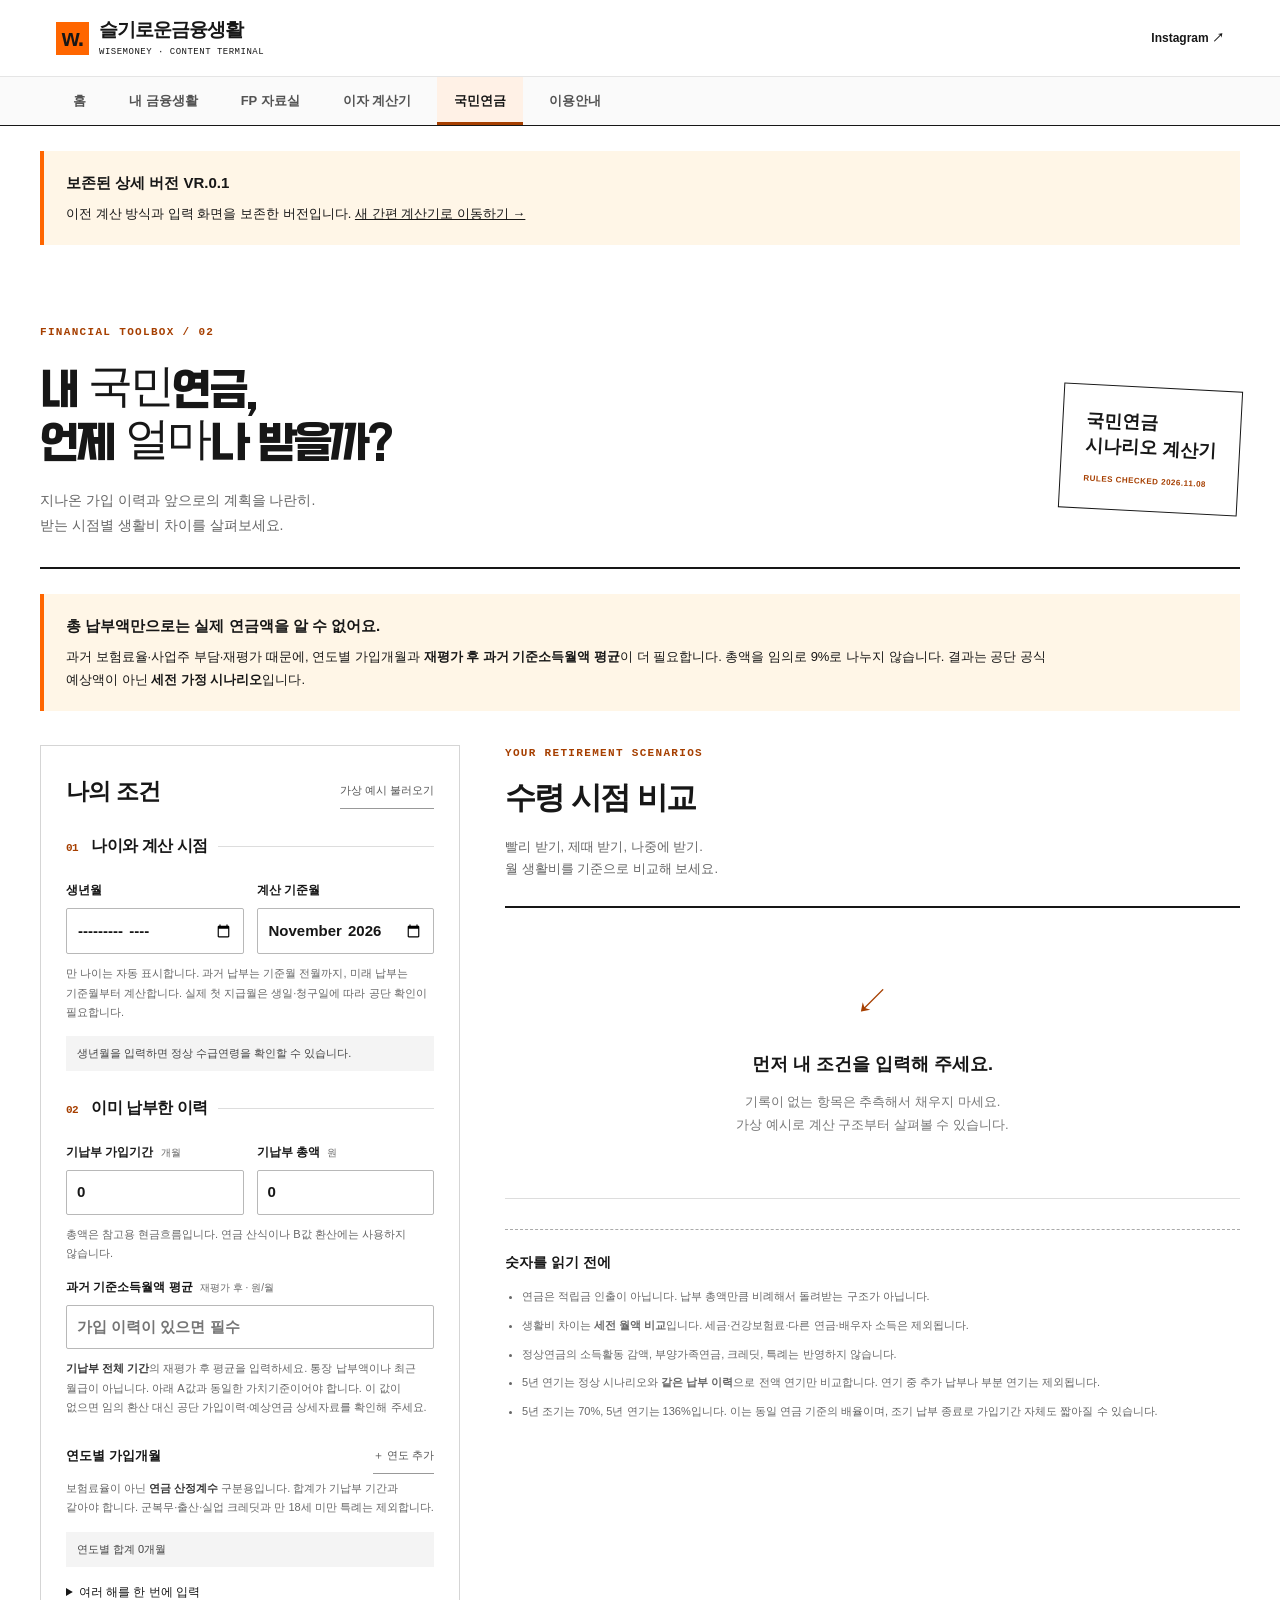
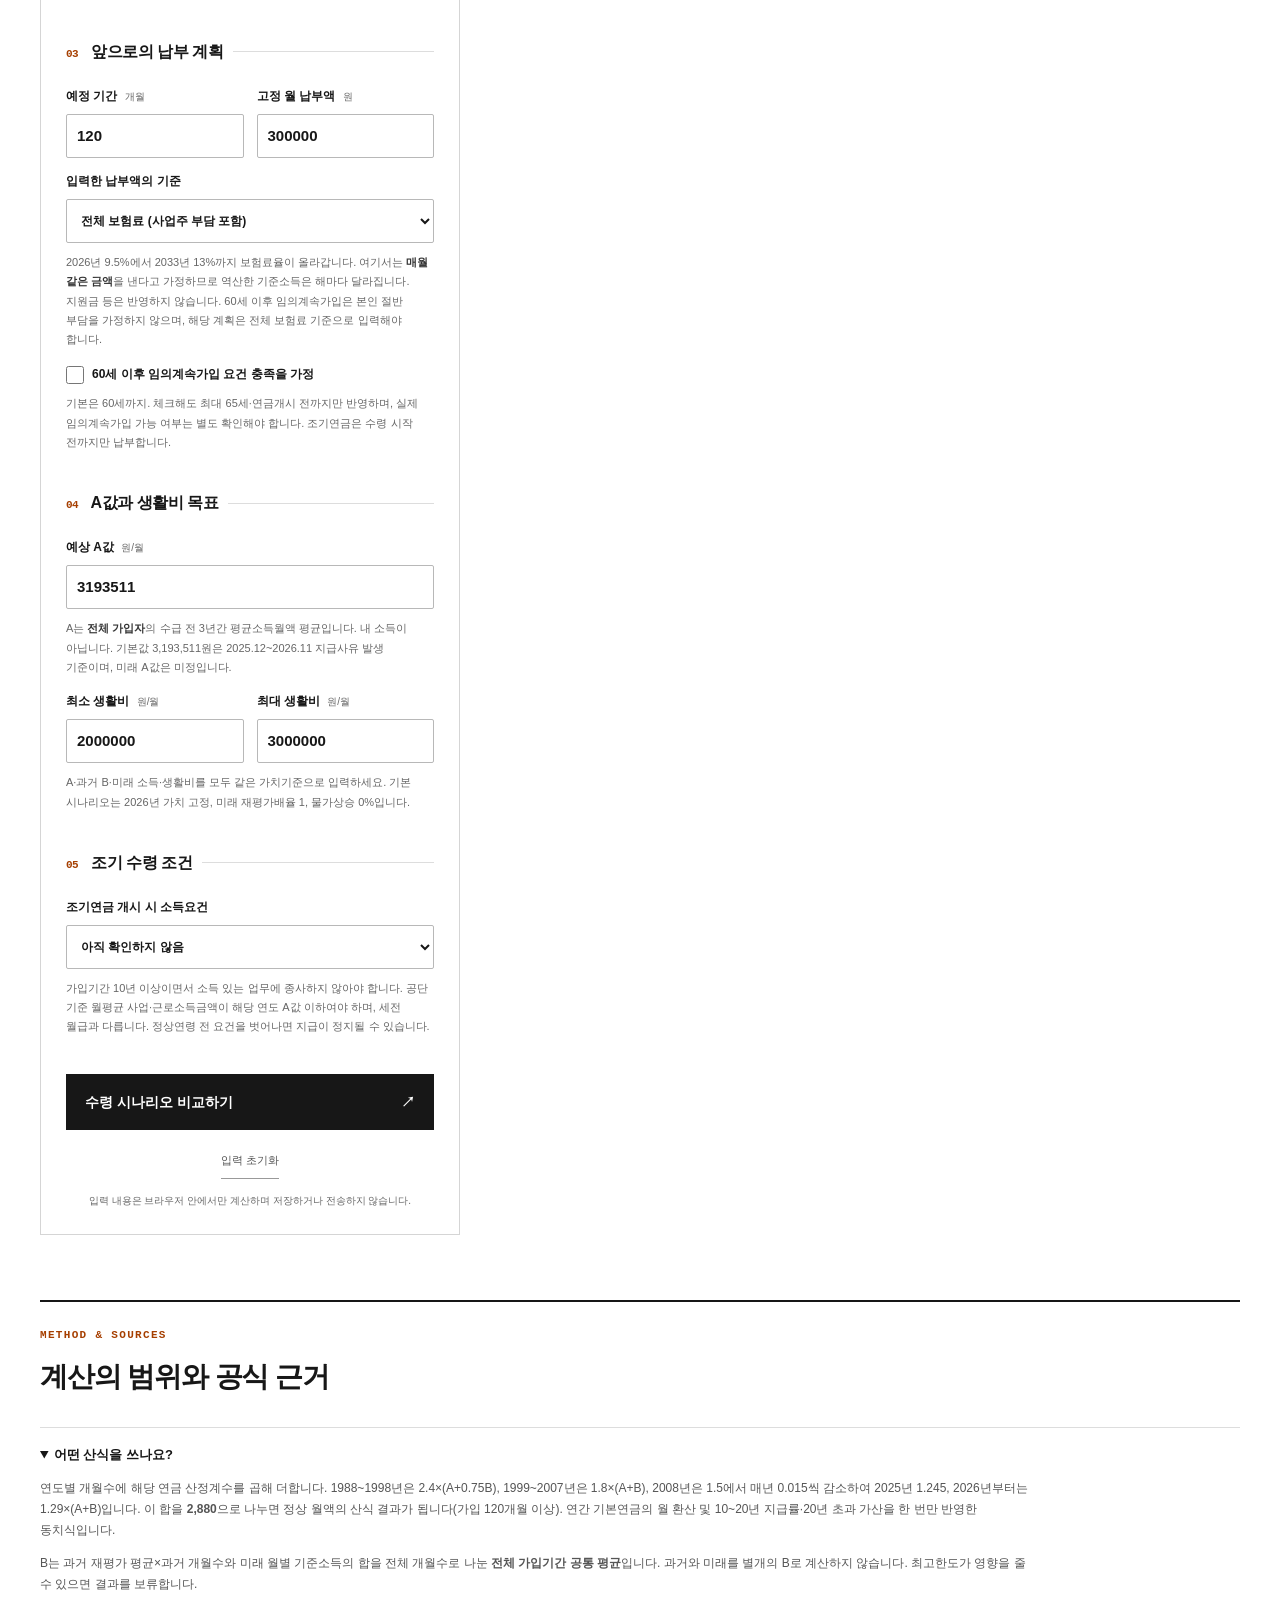
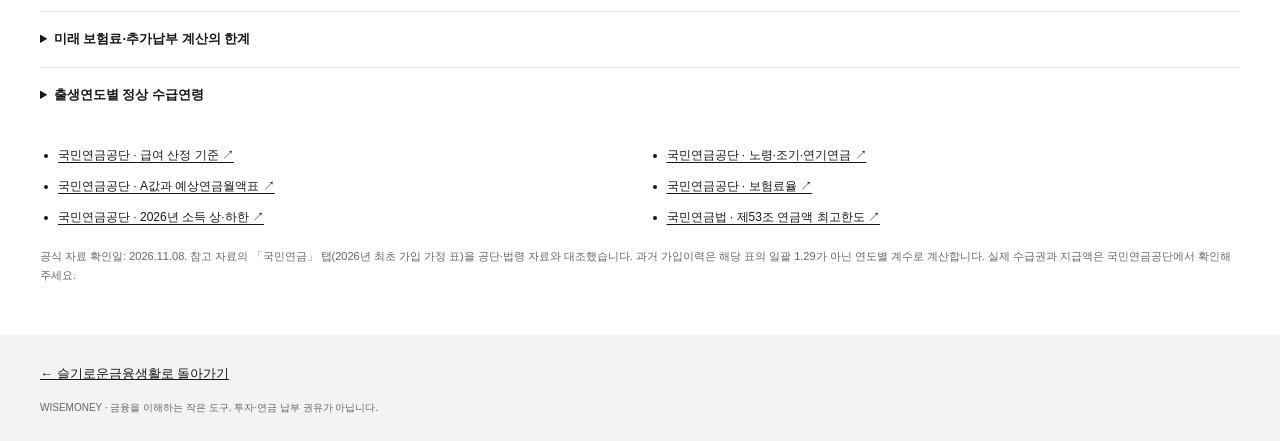
<file: app/national-pension-calculator VR.0.1.html>
<!doctype html>
<html lang="ko">
<head>
  <meta charset="utf-8"><meta name="viewport" content="width=device-width, initial-scale=1">
  <meta name="theme-color" content="#ffffff">
  <title>국민연금 시나리오 계산기 VR.0.1 | 슬기로운금융생활</title>
  <meta name="description" content="가입 이력과 미래 납부 계획으로 국민연금 조기·정상·연기 수령 및 생활비 부족액을 비교하는 참고용 계산기.">
  <link rel="canonical" href="https://dalhangah.github.io/wisemoney/app/national-pension-calculator%20VR.0.1.html">
  <link rel="stylesheet" href="../resource/css/editorial.css?v=20261106-navigation">
  <link rel="stylesheet" href="../resource/css/national-pension-vr01.css?v=20261108">
  <script src="../resource/js/navigation.js?v=20261106-navigation" defer></script>
  <script src="../resource/js/national-pension-engine-vr01.js?v=20261108" defer></script>
  <script src="../resource/js/national-pension-ui-vr01.js?v=20261108" defer></script>
</head>
<body data-page="national-pension">
<a class="np-skip" href="#main">본문으로 바로가기</a>
<header class="site-header" data-site-header>
  <div class="site-shell site-title-row"><a class="site-brand" href="../index.html#top"><span class="site-brand-mark" aria-hidden="true">w.</span><span>슬기로운금융생활<small>WISEMONEY · CONTENT TERMINAL</small></span></a><a class="site-instagram" href="https://www.instagram.com/wisemoney.toon" target="_blank" rel="noopener noreferrer">Instagram ↗</a></div>
  <nav class="content-navigator" aria-label="콘텐츠 내비게이터"><div class="site-shell content-nav-inner"><a href="../index.html#top" data-nav="home">홈</a><a href="../index.html#my-finance" data-nav="finance">내 금융생활</a><a href="../index.html#fp-library" data-nav="library">FP 자료실</a><a href="./interest-calculator.html" data-nav="calculator">이자 계산기</a><a href="./national-pension-calculator.html" data-nav="national-pension" aria-current="page">국민연금</a><a href="./advertising-guidelines.html" data-nav="guidelines">이용안내</a></div></nav>
</header>
<main class="np-shell" id="main"><aside class="np-notice"><strong>보존된 상세 버전 VR.0.1</strong><p>이전 계산 방식과 입력 화면을 보존한 버전입니다. <a href="./national-pension-calculator.html">새 간편 계산기로 이동하기 →</a></p></aside>
  <section class="np-intro"><p class="np-kicker">FINANCIAL TOOLBOX / 02</p><div class="np-title-line"><div><h1>내 국민연금,<br>언제 얼마나 받을까?</h1><p>지나온 가입 이력과 앞으로의 계획을 나란히.<br>받는 시점별 생활비 차이를 살펴보세요.</p></div><span class="np-stamp">국민연금<br>시나리오 계산기<small>RULES CHECKED 2026.11.08</small></span></div></section>
  <aside class="np-notice"><strong>총 납부액만으로는 실제 연금액을 알 수 없어요.</strong><p>과거 보험료율·사업주 부담·재평가 때문에, 연도별 가입개월과 <b>재평가 후 과거 기준소득월액 평균</b>이 더 필요합니다. 총액을 임의로 9%로 나누지 않습니다. 결과는 공단 공식 예상액이 아닌 <b>세전 가정 시나리오</b>입니다.</p></aside>
  <noscript><p class="np-error">계산하려면 JavaScript가 필요합니다. 아래 산정 기준과 공식 출처는 그대로 읽을 수 있습니다.</p></noscript>
  <div class="np-workspace">
    <form id="pension-form" class="np-inputs">
      <div class="np-form-top"><h2>나의 조건</h2><button type="button" id="demo-button" class="np-text-button">가상 예시 불러오기</button></div>
      <fieldset><legend><span>01</span> 나이와 계산 시점</legend><div class="np-pair"><label>생년월<input type="month" id="birth" required aria-describedby="birth-help"></label><label>계산 기준월<input type="month" id="asOf" value="2026-11" min="2026-07" required></label></div><p class="np-help" id="birth-help">만 나이는 자동 표시합니다. 과거 납부는 기준월 전월까지, 미래 납부는 기준월부터 계산합니다. 실제 첫 지급월은 생일·청구일에 따라 공단 확인이 필요합니다.</p><p id="age-hint" class="np-inline-info">생년월을 입력하면 정상 수급연령을 확인할 수 있습니다.</p></fieldset>
      <fieldset><legend><span>02</span> 이미 납부한 이력</legend><div class="np-pair"><label>기납부 가입기간 <small>개월</small><input type="number" id="pastMonths" value="0" min="0" max="600" step="1" required></label><label>기납부 총액 <small>원</small><input type="number" id="pastPaid" value="0" min="0" max="10000000000" step="1" required></label></div><p class="np-help">총액은 참고용 현금흐름입니다. 연금 산식이나 B값 환산에는 사용하지 않습니다.</p><label>과거 기준소득월액 평균 <small>재평가 후 · 원/월</small><input type="number" id="pastB" min="1" max="100000000" step="1" placeholder="가입 이력이 있으면 필수" aria-describedby="b-help"></label><p class="np-help" id="b-help"><b>기납부 전체 기간</b>의 재평가 후 평균을 입력하세요. 통장 납부액이나 최근 월급이 아닙니다. 아래 A값과 동일한 가치기준이어야 합니다. 이 값이 없으면 임의 환산 대신 공단 가입이력·예상연금 상세자료를 확인해 주세요.</p>
      <div class="np-history-head"><h3>연도별 가입개월</h3><button type="button" id="add-year" class="np-text-button">＋ 연도 추가</button></div><p class="np-help">보험료율이 아닌 <b>연금 산정계수</b> 구분용입니다. 합계가 기납부 기간과 같아야 합니다. 군복무·출산·실업 크레딧과 만 18세 미만 특례는 제외합니다.</p><div id="history-rows"></div><p id="history-total" class="np-inline-info">연도별 합계 0개월</p>
      <details class="np-details"><summary>여러 해를 한 번에 입력</summary><div class="np-pair"><label>시작연도<input type="number" id="range-start" value="2016" min="1988" max="2100"></label><label>종료연도<input type="number" id="range-end" value="2025" min="1988" max="2100"></label></div><button type="button" id="add-range" class="np-secondary">각 연도 12개월 추가</button><p class="np-help">직접 선택한 연도만 추가합니다. 중단·부분 납부 연도는 아래 행에서 수정하세요.</p></details></fieldset>
      <fieldset><legend><span>03</span> 앞으로의 납부 계획</legend><div class="np-pair"><label>예정 기간 <small>개월</small><input type="number" id="futureMonths" value="120" min="0" max="600" step="1" required></label><label>고정 월 납부액 <small>원</small><input type="number" id="premium" value="300000" min="0" max="10000000" step="1" required></label></div><label>입력한 납부액의 기준<select id="premiumBasis"><option value="total">전체 보험료 (사업주 부담 포함)</option><option value="employee">사업장가입자 본인 부담분 (전체의 1/2)</option></select></label><p class="np-help">2026년 9.5%에서 2033년 13%까지 보험료율이 올라갑니다. 여기서는 <b>매월 같은 금액</b>을 낸다고 가정하므로 역산한 기준소득은 해마다 달라집니다. 지원금 등은 반영하지 않습니다. 60세 이후 임의계속가입은 본인 절반 부담을 가정하지 않으며, 해당 계획은 전체 보험료 기준으로 입력해야 합니다.</p><label class="np-check"><input type="checkbox" id="continueTo65">60세 이후 임의계속가입 요건 충족을 가정</label><p class="np-help">기본은 60세까지. 체크해도 최대 65세·연금개시 전까지만 반영하며, 실제 임의계속가입 가능 여부는 별도 확인해야 합니다. 조기연금은 수령 시작 전까지만 납부합니다.</p></fieldset>
      <fieldset><legend><span>04</span> A값과 생활비 목표</legend><label>예상 A값 <small>원/월</small><input type="number" id="A" value="3193511" min="1" max="100000000" step="1" required></label><p class="np-help">A는 <b>전체 가입자</b>의 수급 전 3년간 평균소득월액 평균입니다. 내 소득이 아닙니다. 기본값 3,193,511원은 2025.12~2026.11 지급사유 발생 기준이며, 미래 A값은 미정입니다.</p><div class="np-pair"><label>최소 생활비 <small>원/월</small><input type="number" id="targetMin" value="2000000" min="0" max="100000000" step="1" required></label><label>최대 생활비 <small>원/월</small><input type="number" id="targetMax" value="3000000" min="0" max="100000000" step="1" required></label></div><p class="np-help">A·과거 B·미래 소득·생활비를 모두 같은 가치기준으로 입력하세요. 기본 시나리오는 2026년 가치 고정, 미래 재평가배율 1, 물가상승 0%입니다.</p></fieldset>
      <fieldset><legend><span>05</span> 조기 수령 조건</legend><label>조기연금 개시 시 소득요건<select id="earlyEligible"><option value="unknown">아직 확인하지 않음</option><option value="yes">소득요건을 충족한다고 가정</option><option value="no">소득요건을 충족하지 않음</option></select></label><p class="np-help">가입기간 10년 이상이면서 소득 있는 업무에 종사하지 않아야 합니다. 공단 기준 월평균 사업·근로소득금액이 해당 연도 A값 이하여야 하며, 세전 월급과 다릅니다. 정상연령 전 요건을 벗어나면 지급이 정지될 수 있습니다.</p></fieldset>
      <div id="form-error" class="np-error" role="alert" hidden></div><button class="np-primary" type="submit">수령 시나리오 비교하기 <span aria-hidden="true">↗</span></button><button type="button" id="reset-button" class="np-text-button np-reset">입력 초기화</button><p class="np-privacy">입력 내용은 브라우저 안에서만 계산하며 저장하거나 전송하지 않습니다.</p>
    </form>
    <section class="np-results" aria-labelledby="result-title"><div class="np-result-head"><p class="np-kicker">YOUR RETIREMENT SCENARIOS</p><h2 id="result-title" tabindex="-1">수령 시점 비교</h2><p>빨리 받기, 제때 받기, 나중에 받기.<br>월 생활비를 기준으로 비교해 보세요.</p></div><div id="results" aria-live="polite"><div class="np-empty"><span aria-hidden="true">↙</span><h3>먼저 내 조건을 입력해 주세요.</h3><p>기록이 없는 항목은 추측해서 채우지 마세요.<br>가상 예시로 계산 구조부터 살펴볼 수 있습니다.</p></div></div><div class="np-permanent-notes"><h3>숫자를 읽기 전에</h3><ul><li>연금은 적립금 인출이 아닙니다. 납부 총액만큼 비례해서 돌려받는 구조가 아닙니다.</li><li>생활비 차이는 <b>세전 월액 비교</b>입니다. 세금·건강보험료·다른 연금·배우자 소득은 제외됩니다.</li><li>정상연금의 소득활동 감액, 부양가족연금, 크레딧, 특례는 반영하지 않습니다.</li><li>5년 연기는 정상 시나리오와 <b>같은 납부 이력</b>으로 전액 연기만 비교합니다. 연기 중 추가 납부나 부분 연기는 제외됩니다.</li><li>5년 조기는 70%, 5년 연기는 136%입니다. 이는 동일 연금 기준의 배율이며, 조기 납부 종료로 가입기간 자체도 짧아질 수 있습니다.</li></ul></div></section>
  </div>
  <section class="np-method" aria-labelledby="method-title"><p class="np-kicker">METHOD & SOURCES</p><h2 id="method-title">계산의 범위와 공식 근거</h2><details open><summary>어떤 산식을 쓰나요?</summary><p>연도별 개월수에 해당 연금 산정계수를 곱해 더합니다. 1988~1998년은 2.4×(A+0.75B), 1999~2007년은 1.8×(A+B), 2008년은 1.5에서 매년 0.015씩 감소하여 2025년 1.245, 2026년부터는 1.29×(A+B)입니다. 이 합을 <b>2,880</b>으로 나누면 정상 월액의 산식 결과가 됩니다(가입 120개월 이상). 연간 기본연금의 월 환산 및 10~20년 지급률·20년 초과 가산을 한 번만 반영한 동치식입니다.</p><p>B는 과거 재평가 평균×과거 개월수와 미래 월별 기준소득의 합을 전체 개월수로 나눈 <b>전체 가입기간 공통 평균</b>입니다. 과거와 미래를 별개의 B로 계산하지 않습니다. 최고한도가 영향을 줄 수 있으면 결과를 보류합니다.</p></details><details><summary>미래 보험료·추가납부 계산의 한계</summary><p>보험료율은 2026년 9.5%, 이후 매년 0.5%p 상승하여 2033년부터 13%입니다. 기준소득 상·하한은 2026.7~2027.6의 41만~659만원을 미래에도 고정한 가정입니다. 미래 실제 상·하한과 재평가계수는 알 수 없으며 바뀝니다.</p><p>표의 추가액은 <b>현재 예정 개월수를 유지하고 매월 같은 보험료를 늘린다는 수학적 역산</b>입니다. 모든 미래 월에 소득 상·하한을 지키는 고정 보험료 범위 안에서만 찾습니다. 기준소득이 실제로 높아지고 보험료가 조정될 수 있다는 조건이지, 원하는 금액을 임의로 더 내면 연금이 늘어난다는 뜻이 아닙니다. 추후납부·반납·체납 납부의 가능 금액을 계산하지 않습니다.</p><p>달성 불가이면 상한 내 최대 시나리오와 남는 차액을 보여줍니다. 기간 부족·수급연령·소득요건·최고한도 문제는 금액으로 해결 가능하다고 표시하지 않습니다.</p></details><details><summary>출생연도별 정상 수급연령</summary><p>1952년 이전 출생 60세 · 1953~1956년생 61세 · 1957~1960년생 62세 · 1961~1964년생 63세 · 1965~1968년생 64세 · 1969년 이후 출생 65세. 조기는 최대 5년 전, 연기는 최대 5년 후입니다. 이미 정상 수급연령에 도달한 경우와 과거로 돌아가는 조기 청구는 이 도구가 지원하지 않습니다.</p></details><ul class="np-sources"><li><a href="https://nps.or.kr/pnsinfo/ntpsklg/getOHAF0048M0.do?menuId=MN24001117&tab=tab2" target="_blank" rel="noopener noreferrer">국민연금공단 · 급여 산정 기준 ↗</a></li><li><a href="https://www.nps.or.kr/pnsinfo/ntpsklg/getOHAF0056M0.do" target="_blank" rel="noopener noreferrer">국민연금공단 · 노령·조기·연기연금 ↗</a></li><li><a href="https://www.nps.or.kr/comm/quick/getOHAH0011P0.do" target="_blank" rel="noopener noreferrer">국민연금공단 · A값과 예상연금월액표 ↗</a></li><li><a href="https://www.nps.or.kr/pnsinfo/ntpsklg/getOHAF0038M0.do" target="_blank" rel="noopener noreferrer">국민연금공단 · 보험료율 ↗</a></li><li><a href="https://www.nps.or.kr/pnsgdnc/newgdnc/getOHAE0001M1.do?menuId=MN24000897&pstId=ZZ202600000000000147" target="_blank" rel="noopener noreferrer">국민연금공단 · 2026년 소득 상·하한 ↗</a></li><li><a href="https://www.law.go.kr/LSW/lsInfoP.do?ancYnChk=0&lsId=001781" target="_blank" rel="noopener noreferrer">국민연금법 · 제53조 연금액 최고한도 ↗</a></li></ul><p class="np-help">공식 자료 확인일: 2026.11.08. 참고 자료의 「국민연금」 탭(2026년 최초 가입 가정 표)을 공단·법령 자료와 대조했습니다. 과거 가입이력은 해당 표의 일괄 1.29가 아닌 연도별 계수로 계산합니다. 실제 수급권과 지급액은 국민연금공단에서 확인해 주세요.</p></section>
</main><footer class="np-footer"><div class="np-shell"><a href="../index.html#my-finance">← 슬기로운금융생활로 돌아가기</a><p>WISEMONEY · 금융을 이해하는 작은 도구. 투자·연금 납부 권유가 아닙니다.</p></div></footer>
</body></html>
</file>
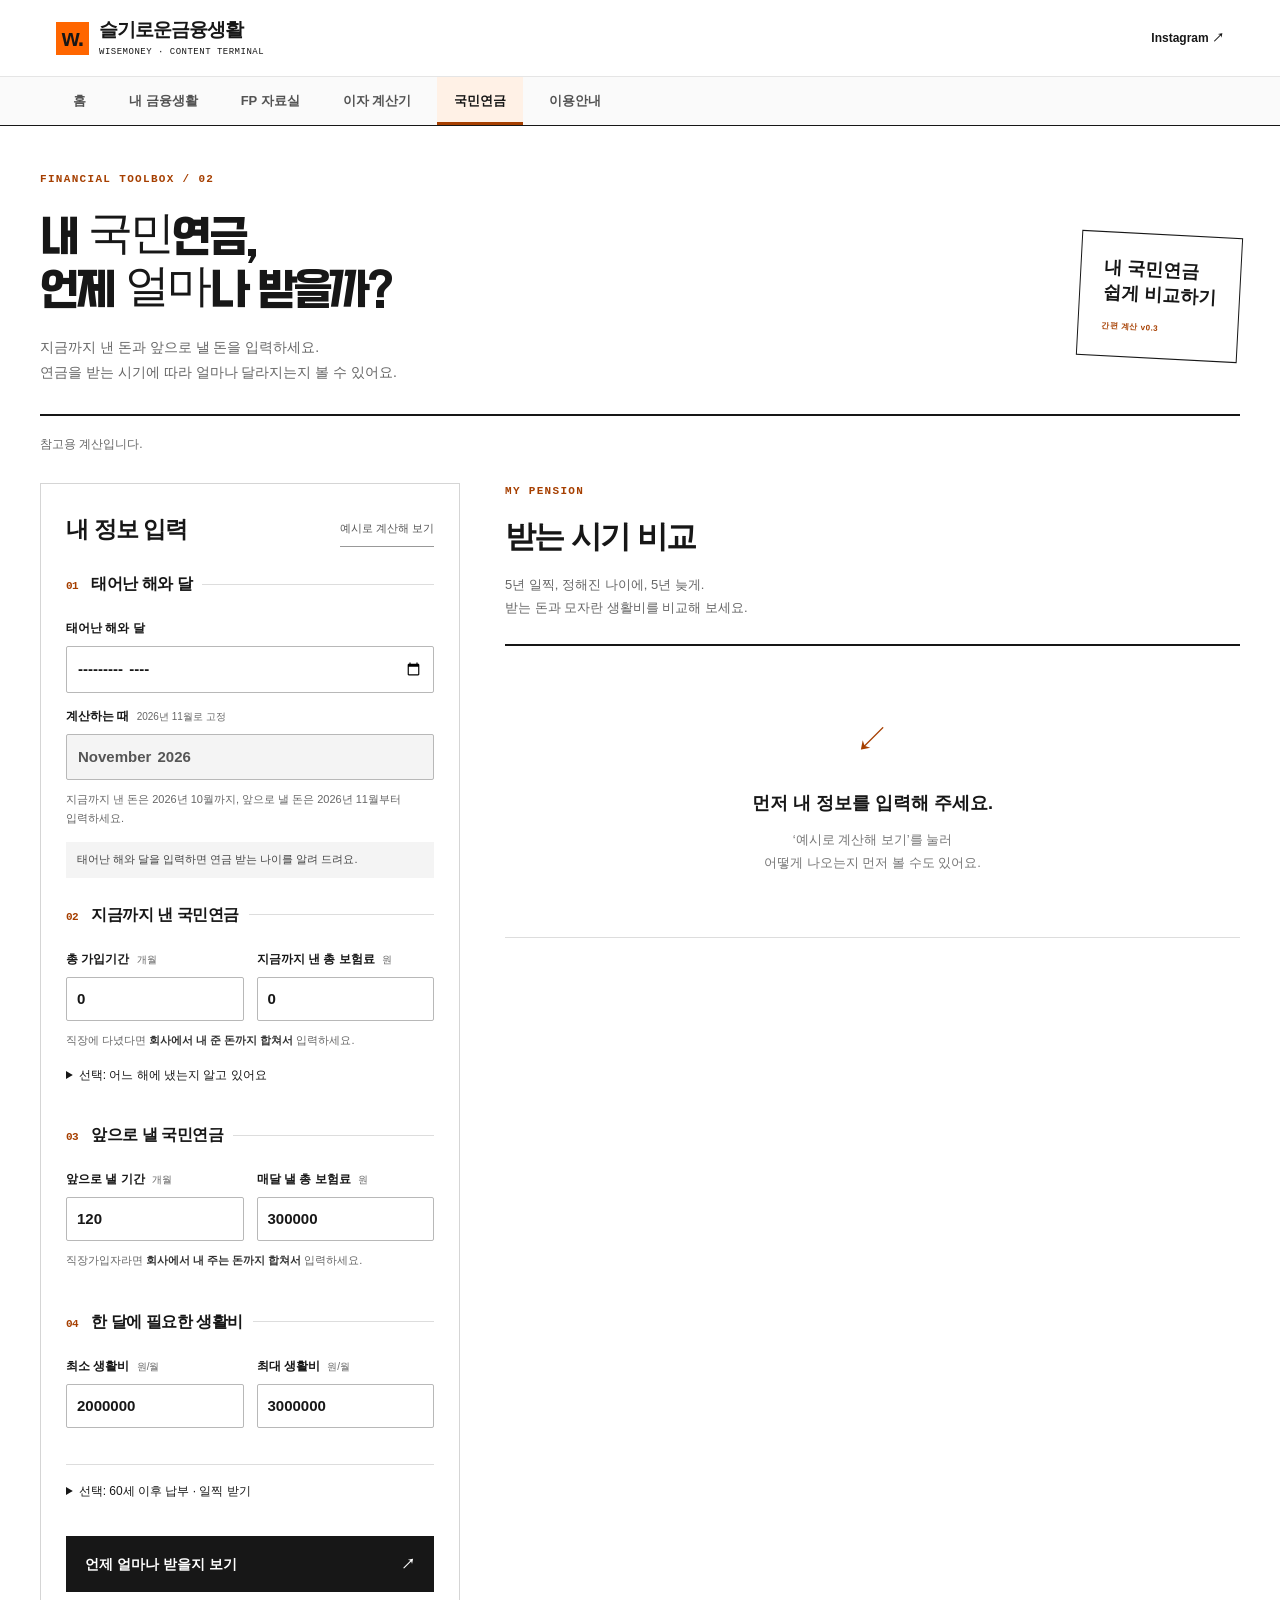
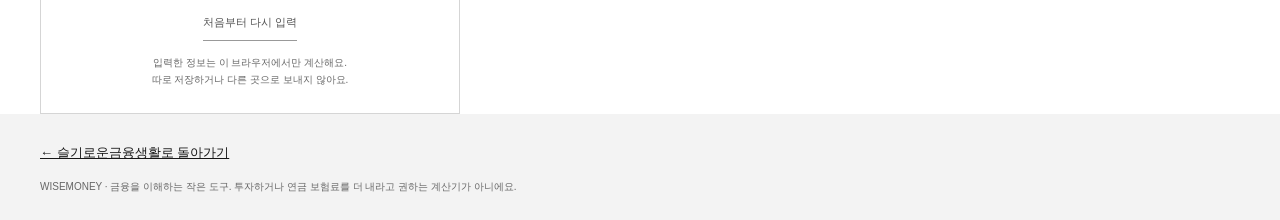
<file: app/national-pension-calculator.html>
<!doctype html>
<html lang="ko">
<head>
  <meta charset="utf-8"><meta name="viewport" content="width=device-width, initial-scale=1">
  <meta name="theme-color" content="#ffffff">
  <title>국민연금 계산기 | 슬기로운금융생활</title>
  <meta name="description" content="지금까지 낸 국민연금과 앞으로 낼 돈을 입력하고, 연금을 언제 얼마나 받을지 비교해 보세요. 참고용 계산기입니다.">
  <link rel="canonical" href="https://dalhangah.github.io/wisemoney/app/national-pension-calculator.html">
  <link rel="stylesheet" href="../resource/css/editorial.css?v=20261106-navigation">
  <link rel="stylesheet" href="../resource/css/national-pension.css?v=20261109-v03">
  <script src="../resource/js/navigation.js?v=20261106-navigation" defer></script>
  <script src="../resource/js/national-pension-engine.js?v=20261109-v03" defer></script>
  <script src="../resource/js/national-pension-ui.js?v=20261109-v03" defer></script>
</head>
<body data-page="national-pension">
<a class="np-skip" href="#main">본문으로 바로가기</a>
<header class="site-header" data-site-header>
  <div class="site-shell site-title-row"><a class="site-brand" href="../index.html#top"><span class="site-brand-mark" aria-hidden="true">w.</span><span>슬기로운금융생활<small>WISEMONEY · CONTENT TERMINAL</small></span></a><a class="site-instagram" href="https://www.instagram.com/wisemoney.toon" target="_blank" rel="noopener noreferrer">Instagram ↗</a></div>
  <nav class="content-navigator" aria-label="콘텐츠 내비게이터"><div class="site-shell content-nav-inner"><a href="../index.html#top" data-nav="home">홈</a><a href="../index.html#my-finance" data-nav="finance">내 금융생활</a><a href="../index.html#fp-library" data-nav="library">FP 자료실</a><a href="./interest-calculator.html" data-nav="calculator">이자 계산기</a><a href="./national-pension-calculator.html" data-nav="national-pension" aria-current="page">국민연금</a><a href="./advertising-guidelines.html" data-nav="guidelines">이용안내</a></div></nav>
</header>
<main class="np-shell" id="main">
  <section class="np-intro">
    <p class="np-kicker">FINANCIAL TOOLBOX / 02</p>
    <div class="np-title-line"><div><h1>내 국민연금,<br>언제 얼마나 받을까?</h1><p>지금까지 낸 돈과 앞으로 낼 돈을 입력하세요.<br>연금을 받는 시기에 따라 얼마나 달라지는지 볼 수 있어요.</p></div><span class="np-stamp">내 국민연금<br>쉽게 비교하기<small>간편 계산 v0.3</small></span></div>
  </section>
  <p class="np-brief-notice">참고용 계산입니다.</p>
  <noscript><p class="np-error">계산하려면 브라우저에서 JavaScript를 켜 주세요.</p></noscript>
  <div class="np-workspace">
    <form id="pension-form" class="np-inputs">
      <div class="np-form-top"><h2>내 정보 입력</h2><button type="button" id="demo-button" class="np-text-button">예시로 계산해 보기</button></div>
      <fieldset>
        <legend><span>01</span> 태어난 해와 달</legend>
        <label>태어난 해와 달<input type="month" id="birth" required aria-describedby="birth-help age-hint"></label>
        <label>계산하는 때 <small>2026년 11월로 고정</small><input type="month" id="asOf" value="2026-11" readonly></label>
        <p class="np-help" id="birth-help">지금까지 낸 돈은 2026년 10월까지, 앞으로 낼 돈은 2026년 11월부터 입력하세요.</p>
        <p id="age-hint" class="np-inline-info">태어난 해와 달을 입력하면 연금 받는 나이를 알려 드려요.</p>
      </fieldset>
      <fieldset>
        <legend><span>02</span> 지금까지 낸 국민연금</legend>
        <div class="np-pair"><label>총 가입기간 <small>개월</small><input type="number" id="pastMonths" value="0" min="0" max="600" step="1" required></label><label>지금까지 낸 총 보험료 <small>원</small><input type="number" id="pastPaid" value="0" min="0" max="10000000000" step="1" required aria-describedby="past-paid-help"></label></div>
        <p class="np-help" id="past-paid-help">직장에 다녔다면 <b>회사에서 내 준 돈까지 합쳐서</b> 입력하세요.</p>
        <details class="np-details" id="history-details">
          <summary>선택: 어느 해에 냈는지 알고 있어요</summary>
          <p class="np-help">위 총합에 <b>이미 들어 있는 기록</b>만 적어 주세요. 두 번 더하지 않아요. 아는 해만 추가해 주세요. 추가한 줄은 모두 채우거나 ×로 지워 주세요.</p>
          <div class="np-history-head"><h3>해마다 낸 돈</h3><button type="button" id="add-year" class="np-text-button">＋ 연도 추가</button></div>
          <div id="history-rows"></div>
          <p id="history-total" class="np-inline-info" aria-live="polite"></p>
        </details>
      </fieldset>
      <fieldset>
        <legend><span>03</span> 앞으로 낼 국민연금</legend>
        <div class="np-pair"><label>앞으로 낼 기간 <small>개월</small><input type="number" id="futureMonths" value="120" min="0" max="600" step="1" required></label><label>매달 낼 총 보험료 <small>원</small><input type="number" id="premium" value="300000" min="0" max="10000000" step="1" required aria-describedby="future-paid-help"></label></div>
        <p class="np-help" id="future-paid-help">직장가입자라면 <b>회사에서 내 주는 돈까지 합쳐서</b> 입력하세요.</p>
      </fieldset>
      <fieldset>
        <legend><span>04</span> 한 달에 필요한 생활비</legend>
        <div class="np-pair"><label>최소 생활비 <small>원/월</small><input type="number" id="targetMin" value="2000000" min="0" max="100000000" step="1" required></label><label>최대 생활비 <small>원/월</small><input type="number" id="targetMax" value="3000000" min="0" max="100000000" step="1" required></label></div>
      </fieldset>
      <details class="np-details np-eligibility">
        <summary>선택: 60세 이후 납부 · 일찍 받기</summary>
        <label class="np-check"><input type="checkbox" id="continueTo65">60세가 지나도 계속 낼 수 있다고 가정하기</label>
        <p class="np-help">선택하지 않으면 60세까지, 선택하면 최대 65세까지 계산해요. 연금 받기 전까지만 낼 수 있어요.</p>
        <label>5년 일찍 받을 때 소득 조건<select id="earlyEligible"><option value="unknown">아직 확인하지 않았어요</option><option value="yes">소득 조건을 갖췄다고 가정할게요</option><option value="no">소득 조건을 갖추지 못했어요</option></select></label>
        <p class="np-help">조건을 갖췄다고 선택하면 ‘5년 일찍 받기’도 계산해요. 조건 설명은 결과 아래에 있어요.</p>
      </details>
      <div id="form-error" class="np-error" role="alert" hidden></div>
      <button class="np-primary" type="submit">언제 얼마나 받을지 보기 <span aria-hidden="true">↗</span></button>
      <button type="button" id="reset-button" class="np-text-button np-reset">처음부터 다시 입력</button>
      <p class="np-privacy">입력한 정보는 이 브라우저에서만 계산해요.<br>따로 저장하거나 다른 곳으로 보내지 않아요.</p>
    </form>
    <section class="np-results" aria-labelledby="result-title">
      <div class="np-result-head"><p class="np-kicker">MY PENSION</p><h2 id="result-title" tabindex="-1">받는 시기 비교</h2><p>5년 일찍, 정해진 나이에, 5년 늦게.<br>받는 돈과 모자란 생활비를 비교해 보세요.</p></div>
      <div id="results" aria-live="polite"><div class="np-empty"><span aria-hidden="true">↙</span><h3>먼저 내 정보를 입력해 주세요.</h3><p>‘예시로 계산해 보기’를 눌러<br>어떻게 나오는지 먼저 볼 수도 있어요.</p></div></div>
      <section class="np-method np-result-method" id="calculation-notes" aria-labelledby="method-title" hidden>
        <h3 id="method-title">계산에 쓴 기준과 알아둘 점</h3>
        <div class="np-a-basis">
          <p><strong><span id="a-basis-year"></span>년 A값 <span id="a-basis-amount"></span>을 기준으로 계산했어요.</strong></p>
          <p>A값은 <b>국민연금 가입자들의 최근 3년 평균 월소득을 바탕으로 정한 공통 금액</b>이에요. 내 월급이 아니에요. 국민연금공단이 발표한 값을 계산기에 미리 넣어 두었어요.</p>
          <p class="np-help">앞으로 받을 연금도 이 A값으로 계산했어요. 실제로 연금을 받을 때의 A값은 아직 몰라요.</p>
          <p class="np-help">과거 소득을 현재 가치로 바꾸는 재평가와 법정 연금 최고한도는 반영하지 않았어요.</p>
          <a id="a-basis-source" href="https://www.nps.or.kr/comm/quick/getOHAH0011P0.do" target="_blank" rel="noopener noreferrer">국민연금공단 A값 자료 보기 ↗</a>
        </div>
        <div id="record-explanation"></div>
        <details>
          <summary>A값은 언제 쓰는 금액인가요?</summary>
          <p>공식 적용 기간: <span id="a-basis-period"></span>에 쓰는 금액이에요. 단순히 그 기간에 연금을 지급받는 모든 사람에게 같은 A값을 쓴다는 뜻은 아니에요.</p>
          <p>A값은 해마다 달라질 수 있어요. 이 계산에서는 입력한 사람과 연금 받는 시기에 관계없이 위의 공통 금액을 써요.</p>
          <p><a id="a-period-source" href="https://www.nps.or.kr/pnsinfo/ntpsklg/getOHAF0048M0.do" target="_blank" rel="noopener noreferrer">국민연금공단 적용 기간 안내 ↗</a></p>
        </details>
        <details>
          <summary>계산한 돈과 실제로 받는 돈은 달라요</summary>
          <p>이 결과는 국민연금공단의 공식 예상액이 아니에요. 연금은 낸 돈을 그대로 모았다가 돌려주는 방식도 아니에요.</p>
          <p>옛날 소득을 지금 가치로 바꾸는 <b>‘재평가’</b>를 하지 않았어요. 당시 금액 그대로인 <b>‘명목 금액’</b>으로 추정해요. 법에서 정한 개인 평균소득인 B값이나, 2026년 돈의 가치로 바꾼 결과가 아니에요.</p>
          <p><b>세금과 건강보험료를 빼기 전 금액</b>이에요. 법으로 정한 연금액의 최고한도도 적용하지 않았어요. 실제 최고한도는 별도 소득자료로 확인해야 해요.</p>
          <p>일하면서 소득이 있을 때 연금이 줄어드는 규칙, 가족에 따라 더 받는 연금, 출산·군복무 등의 추가 가입기간(크레딧), 특별한 예외는 계산하지 않았어요. 다른 연금과 배우자 소득도 포함하지 않았어요.</p>
          <p>생활비와는 금액만 비교했어요. 물가 변화를 반영하지 않아, 결과가 목표보다 높아도 나중에 생활비가 충분하다는 뜻은 아니에요.</p>
        </details>
        <details>
          <summary>언제 냈는지 모르는 기록은 이렇게 채웠어요</summary>
          <p>알고 있는 연도별 기록은 총 가입기간과 총 납부액에 이미 들어 있는 것으로 봐요. 먼저 빼 놓고, 남은 기간과 돈만 계산해요.</p>
          <p>모르는 기간은 2026년 10월부터 과거로 거슬러 올라가며, 중간에 쉬지 않고 낸 것으로 채워요. 남은 돈도 매달 똑같이 나눠요. <b>계산을 위한 가정이며, 실제 납부 기록을 찾아낸 것은 아니에요.</b></p>
          <p>예전 소득은 직장가입자의 보험료율로 거꾸로 계산해요. 1988~1992년 3%, 1993~1997년 6%, 1998~2025년 9%, 2026년 9.5%를 써요. <b>2005년 7월 전에 지역가입자로 낸 적이 있다면</b> 실제 보험료율과 달라 오차가 클 수 있어요.</p>
          <p>이 계산기는 만 18세 이후 기록만 다뤄요. 더 어릴 때 가입한 기록이나 추가로 인정받는 가입기간은 공단에 확인해 주세요.</p>
        </details>
        <details>
          <summary>앞으로 낼 돈과 추가액은 이렇게 계산했어요</summary>
          <p><b>앞으로의 보험료율은 9.5%로 고정했어요.</b> 실제 법은 2027년부터 2033년까지 해마다 0.5%포인트씩 올라 13%가 돼요. 이 인상은 현재 계산에 넣지 않았어요.</p>
          <p>보험료를 계산할 때 쓰는 소득 범위도 2026년 7월~2027년 6월 기준인 월 41만~659만원으로 고정했어요. 이후 실제 범위는 달라질 수 있어요.</p>
          <p>추가액은 <b>앞으로 낼 개월 수를 그대로 두고, 매달 내는 총 보험료를 늘린다면</b> 목표에 얼마나 가까워지는지 계산한 값이에요. 회사 부담분이 있는 경우 그 돈도 포함해요.</p>
          <p><b>원하는 돈을 마음대로 더 내서 연금을 살 수 있다는 뜻은 아니에요.</b> 실제 소득과 가입 조건에 맞아야 해요. 예전에 못 낸 돈을 나중에 내는 추후납부, 반납금, 밀린 보험료는 계산하지 않아요.</p>
        </details>
        <details>
          <summary>연금을 받으려면 어떤 조건이 필요한가요?</summary>
          <p>매달 노령연금을 받으려면 보통 <b>가입기간이 10년(120개월) 이상</b>이어야 해요. 10년이 안 되면 보험료만 많이 낸다고 조건이 채워지지 않아요.</p>
          <p>이 계산은 기본적으로 60세까지 내는 것으로 봐요. ‘60세가 지나도 계속 낼 수 있다고 가정하기’를 선택하면 최대 65세와 연금 받기 전 중 빠른 때까지 계산해요. 실제 임의계속가입이 가능한지는 공단에 확인해야 해요.</p>
          <p>연금을 일찍 받으려면 가입기간 외에 소득 조건도 맞아야 해요. 공단 기준으로 계산한 월평균 사업·근로소득금액이 그해 A값 이하여야 해요. <b>세전 월급과는 다른 기준</b>이에요. 정해진 나이가 되기 전에 소득 조건을 벗어나면 지급이 멈출 수 있어요.</p>
          <p>정해진 나이에 받는 경우와 5년 늦게 받는 경우는 같은 납부 기록으로 비교해요. 늦게 받는 동안 더 내는 돈이나 연금의 일부만 늦추는 방식은 계산하지 않아요. 5년 일찍 받기는 연금을 받기 전까지만 내므로 가입기간이 짧아질 수 있어요.</p>
          <p>같은 연금액을 기준으로 5년 일찍 받으면 70%, 5년 늦게 받으면 136%예요. 실제 첫 지급월은 생일과 신청일 등에 따라 달라져요.</p>
        </details>
        <details>
          <summary>태어난 해에 따라 받는 나이가 달라요</summary>
          <ul class="np-age-list"><li>1952년까지 출생: 만 60세</li><li>1953~1956년 출생: 만 61세</li><li>1957~1960년 출생: 만 62세</li><li>1961~1964년 출생: 만 63세</li><li>1965~1968년 출생: 만 64세</li><li>1969년 이후 출생: 만 65세</li></ul>
          <p>일찍 받기는 최대 5년 전, 늦게 받기는 최대 5년 후예요. 이미 정해진 나이가 됐거나, 과거로 돌아가 일찍 받는 경우는 이 도구에서 계산하지 않아요.</p>
        </details>
        <details>
          <summary>더 자세히: 계산식과 공식 자료</summary>
          <p>전체 가입자의 평균소득 A값, 내 평균소득 추정값 B, 가입기간을 함께 써요. 다만 이 계산기의 B는 보험료로 추정한 값이며, 과거 소득을 재평가한 법정 B값이 아니에요.</p>
          <p>연도별로 가입한 개월 수에 다음 값을 곱해 모두 더한 뒤 2,880으로 나눠요. 가입기간이 120개월 이상일 때 적용해요.</p>
          <ul class="np-formula-list"><li>1988~1998년: 2.4 × (A + 0.75 × B)</li><li>1999~2007년: 1.8 × (A + B)</li><li>2008~2025년: 2008년 1.5에서 해마다 0.015씩 낮춘 값 × (A + B). 2025년은 1.245예요.</li><li>2026년부터: 1.29 × (A + B)</li></ul>
          <p>연금을 월 금액으로 바꾸는 과정과 가입기간에 따른 비율을 한 번씩만 반영한 식이에요. 일찍 받거나 늦게 받는 비율은 그다음에 적용해요.</p>
          <ul class="np-sources"><li><a href="https://www.nps.or.kr/html/download/memberGuide_2.pdf" target="_blank" rel="noopener noreferrer">과거 소득 재평가 안내 ↗</a></li><li><a href="https://www.nps.or.kr/pnsinfo/ntpsklg/getOHAF0103M0.do" target="_blank" rel="noopener noreferrer">예전 보험료율 ↗</a></li><li><a href="https://nps.or.kr/pnsinfo/ntpsklg/getOHAF0048M0.do?menuId=MN24001117&amp;tab=tab2" target="_blank" rel="noopener noreferrer">연금액 계산 기준 ↗</a></li><li><a href="https://www.nps.or.kr/pnsinfo/ntpsklg/getOHAF0056M0.do" target="_blank" rel="noopener noreferrer">일찍 받기 · 제때 받기 · 늦게 받기 ↗</a></li><li><a href="https://www.nps.or.kr/comm/quick/getOHAH0011P0.do" target="_blank" rel="noopener noreferrer">A값과 예상연금월액표 ↗</a></li><li><a href="https://www.nps.or.kr/pnsinfo/ntpsklg/getOHAF0038M0.do" target="_blank" rel="noopener noreferrer">보험료율 안내 ↗</a></li><li><a href="https://www.nps.or.kr/pnsgdnc/newgdnc/getOHAE0001M1.do?menuId=MN24000897&amp;pstId=ZZ202600000000000147" target="_blank" rel="noopener noreferrer">2026년 소득 범위 ↗</a></li><li><a href="https://www.law.go.kr/LSW/lsInfoP.do?ancYnChk=0&amp;lsId=001781" target="_blank" rel="noopener noreferrer">국민연금법: 연금액 최고한도 ↗</a></li></ul>
          <p class="np-help">계산기 v0.3 · 공식 자료 확인일: <span id="rules-checked"></span><br>실제로 받을 수 있는지와 얼마를 받는지는 국민연금공단에서 확인해 주세요.</p>
          <p><a href="./national-pension-calculator%20VR.0.1.html">이전 상세 계산기 VR.0.1 보기 →</a></p>
        </details>
      </section>
    </section>
  </div>
</main>
<footer class="np-footer"><div class="np-shell"><a href="../index.html#my-finance">← 슬기로운금융생활로 돌아가기</a><p>WISEMONEY · 금융을 이해하는 작은 도구. 투자하거나 연금 보험료를 더 내라고 권하는 계산기가 아니에요.</p></div></footer>
</body>
</html>
</file>
<file: resource/css/editorial.css>
/* Shared WiseMoney editorial design system.
   Index: cover, directory, reading sections. Tools: input/results workspace.
   Cafe24 Ohsquare is distributed under SIL Open Font License 1.1.
   Original source: https://fonts.cafe24.com/ | License: ../fonts/LICENSE-Cafe24Ohsquare.txt
*/
@font-face {
  font-family: 'WiseMoney Display';
  src: url('../fonts/WiseMoneyDisplaySubset.woff') format('woff');
  font-weight: 400;
  font-style: normal;
  font-display: swap;
}
:root {
  --paper: #fff;
  --ink: #171717;
  --muted: #666;
  --line: #dedede;
  --soft: #f5f5f5;
  /* Hanwha CI, Identifier 1.14: web-safe orange #FF6600.
     https://hanwharobotics.co.kr/resources/download/HanwhaRobotics_CI_Guide_EN.pdf#page=21
     Use dark ink on brand fills; the darker orange is for readable text/focus. */
  --accent: #ff6600;
  --accent-text: #a63f00;
  --accent-soft: #fff1e6;
  --marker: #ffd7b8;
  --display: 'WiseMoney Display', 'Apple SD Gothic Neo', 'Noto Sans CJK KR', 'Malgun Gothic', sans-serif;
}
body h1,
body .section-head h2,
body .directory h2,
body .feature h3,
body .resource-copy h3,
body #tools-title {
  font-family: var(--display);
  font-weight: 400 !important;
  letter-spacing: -.035em;
}

/* A visible, consistently weighted entry to the finance tools. The display
   face has naturally heavy strokes and is the same face used in the hero. */
body .tool-tab {
  background: var(--accent);
  color: var(--ink);
  border: 1px solid var(--ink);
  border-right: 0;
  border-radius: 4px 0 0 4px;
  padding: 22px 13px;
  min-width: 56px;
  font-family: var(--display);
  font-size: 19px;
  font-weight: 400;
  line-height: 1.3;
  letter-spacing: .025em;
  box-shadow: -4px 5px 0 rgb(23 23 23 / 12%);
}
body .tool-tab:hover,
body .tool-tab[aria-expanded="true"] {
  background: #ff7c26;
  color: var(--ink);
}
body .tool-tab:focus-visible {
  outline: 3px solid var(--ink);
  outline-offset: -5px;
}
body .tool-tab .icon { width: 23px; height: 23px; }
body .tool-tab .tab-dot { background: var(--ink); width: 6px; height: 6px; }
body #menuOpenBtn {
  color: var(--ink) !important;
  background: var(--accent) !important;
  border-color: var(--ink) !important;
  min-height: 44px;
  min-width: 44px;
}
body #menuOpenBtn span { font-family: var(--display); font-size: 14px; font-weight: 400; }

/* Restore the original colored column bands, with a real alternating-row
   rhythm. Warm sand and quiet blue remain; monthly compounding uses orange. */
.statement-help { margin: -4px 0 14px; color: #626262; font-size: 12px; line-height: 1.7; }
.statement-scroll { max-width: 100%; overscroll-behavior-x: contain; border: 1px solid #b6b1ab; }
.statement-scroll:focus-visible { outline: 3px solid var(--accent-text); outline-offset: 4px; }
body .yearly-statement { min-width: 920px; font-variant-numeric: tabular-nums; }
body .yearly-statement :is(th,td) { border-color: #d8d2c9 !important; }
body .yearly-statement thead th { color: #272522 !important; }
body .yearly-statement thead tr:first-child th[rowspan] {
  background: #f2f0eb !important;
  border-bottom: 2px solid #a49b8c !important;
}
body .yearly-statement thead tr:first-child th:nth-child(4) { background: #f4e5bd !important; color: #634714 !important; border-top: 3px solid #8a641b !important; }
body .yearly-statement thead tr:first-child th:nth-child(5) { background: #dceaf4 !important; color: #204f6c !important; border-top: 3px solid #286386 !important; }
body .yearly-statement thead tr:first-child th:nth-child(6) { background: var(--accent) !important; color: var(--ink) !important; border-top: 3px solid var(--accent-text) !important; }
body .yearly-statement thead tr:nth-child(2) th:nth-child(-n+3) { background: #fbf2dc !important; color: #634714 !important; }
body .yearly-statement thead tr:nth-child(2) th:nth-child(n+4):nth-child(-n+6) { background: #edf4f9 !important; color: #204f6c !important; }
body .yearly-statement thead tr:nth-child(2) th:nth-child(n+7) { background: #ffe5d0 !important; color: #803300 !important; }
body .yearly-statement thead tr:nth-child(2) th { border-bottom: 2px solid #a49b8c !important; }
body #dataTableBody tr { --base-cell: #fff; --simple-cell: #fffbef; --annual-cell: #f4f9fd; --monthly-cell: #fff4eb; }
body #dataTableBody tr:nth-child(even) { --base-cell: #f5f2ec; --simple-cell: #f7edcf; --annual-cell: #e5eff7; --monthly-cell: #ffe3cc; }
body #dataTableBody tr:hover { --base-cell: #ece6da; --simple-cell: #f1e0ae; --annual-cell: #d5e7f4; --monthly-cell: #ffd0ab; }
body #dataTableBody td {
  color: #39342f !important;
  background: var(--base-cell) !important;
  border-bottom: 1px solid #ddd6cb !important;
  padding-block: 12px;
}
body #dataTableBody td:nth-child(n+4):nth-child(-n+6) { color: #634714 !important; background: var(--simple-cell) !important; }
body #dataTableBody td:nth-child(n+7):nth-child(-n+9) { color: #204f6c !important; background: var(--annual-cell) !important; }
body #dataTableBody td:nth-child(n+10) { color: #803300 !important; background: var(--monthly-cell) !important; }
body #dataTableBody td:is(:nth-child(3),:nth-child(6),:nth-child(9),:nth-child(12)) { font-weight: 800; }
body #dataTableBody td:is(:nth-child(3),:nth-child(6),:nth-child(9)) { border-right: 2px solid #c9bca7 !important; }
body #dataTableBody tr:last-child td { border-top: 2px solid #a49b8c !important; border-bottom: 0 !important; }
body .yearly-statement thead tr:first-child th:first-child,
body #dataTableBody td:first-child { position: sticky; left: 0; z-index: 1; }
body .yearly-statement thead tr:first-child th:first-child { z-index: 2; }

@media (max-width: 760px) {
  body .tool-tab {
    font-size: 17px;
    padding: 14px 18px;
    min-height: 54px;
    bottom: max(18px, env(safe-area-inset-bottom));
    box-shadow: -3px 4px 0 rgb(23 23 23 / 12%);
  }
  body .tool-tab .icon { width: 21px; height: 21px; }
  body .footer { padding-bottom: 96px; }
  .statement-help { font-size: 11px; }
}
@media print {
  .statement-help { display: none; }
  .statement-scroll { overflow: visible !important; }
  body .yearly-statement { min-width: 0; width: 100%; print-color-adjust: exact; -webkit-print-color-adjust: exact; }
  body .yearly-statement :is(th,td) { padding: 5px 3px; font-size: 8px; }
}
/* Large display type uses a close orange shade meeting 3:1 on white. */
body .hero h1 em { color: #e65c00; }

/* Shared, persistent shell: content links remain available on every live page. */
:root { --site-header-height: 126px; }
html { scroll-padding-top: calc(var(--site-header-height) + 16px); }
body .section, body #business-card { scroll-margin-top: 16px; }
.site-shell { width: min(1180px, calc(100% - 112px)); margin-inline: auto; box-sizing: border-box; }
body .site-header { position: sticky !important; top: 0; z-index: 30; background: #fff; border-bottom: 1px solid var(--ink) !important; }
body .site-header > .site-title-row { height: 76px !important; display: flex; align-items: center; justify-content: space-between; gap: 16px; }
.site-brand { display: flex; align-items: center; gap: 10px; min-height: 44px; color: var(--ink); text-decoration: none; font-size: 19px; font-weight: 800; line-height: 1.35; letter-spacing: -.055em; }
.site-brand small { display: block; margin-top: 4px; font: 9px/1.3 ui-monospace, SFMono-Regular, Consolas, monospace; letter-spacing: .055em; }
.site-brand-mark { display: grid; place-items: center; width: 33px; height: 33px; background: var(--accent); color: var(--ink); font: bold 23px/1 Arial, sans-serif; }
.site-instagram { display: inline-flex; align-items: center; gap: 5px; min-height: 44px; color: var(--ink); font-family: inherit; font-size: 12px; font-weight: 600; line-height: 1.4; text-decoration: none; white-space: nowrap; }
.content-navigator { border-top: 1px solid #e5e5e5; background: #fafafa; }
.content-nav-inner { display: flex; align-items: stretch; gap: 9px; overflow-x: auto; scrollbar-width: thin; overscroll-behavior-x: contain; }
.content-nav-inner a { display: inline-flex; flex-shrink: 0; align-items: center; justify-content: center; min-height: 48px; padding: 9px 17px 6px; border-bottom: 3px solid transparent; color: #535353; font-size: 13px; font-weight: 650; line-height: 1.4; text-decoration: none; white-space: nowrap; }
.content-nav-inner a:hover { background: #f0f0f0; color: var(--ink); }
.content-nav-inner a[aria-current] { color: var(--ink); border-bottom-color: var(--accent-text); background: var(--accent-soft); font-weight: 800; }
.content-nav-inner a:focus-visible { outline-offset: -4px; }
.visually-hidden { position: absolute; width: 1px; height: 1px; padding: 0; margin: -1px; overflow: hidden; clip: rect(0,0,0,0); white-space: nowrap; border: 0; }
.site-skip { position: fixed; top: 10px; left: 12px; z-index: 100; transform: translateY(-160%); padding: 10px 16px; color: #fff; background: #171717; text-decoration: none; }
.site-skip:focus { transform: none; }
body :is(.site-header,.site-footer,.guidelines-main) :is(a,button):focus-visible, body .edge-tool-tab:focus-visible { outline: 3px solid var(--accent-text); outline-offset: 3px; }

/* A 44px edge tab rotates its label 90deg and reserves a clear gutter. */
body .edge-tool-tab, body #menuOpenBtn.edge-tool-tab { position: fixed; inset: 50% 0 auto auto; transform: translateY(-50%); z-index: 25; display: block; width: 44px; min-width: 44px; height: 160px; min-height: 160px; margin: 0; padding: 0; writing-mode: horizontal-tb; overflow: hidden; border: 1px solid var(--ink); border-right: 0; border-radius: 4px 0 0 4px; background: var(--accent); color: var(--ink); box-shadow: none; cursor: pointer; text-decoration: none; }
body .edge-tool-tab[hidden] { display: none; }
body .edge-tool-tab:hover { background: #ff7c26; }
body .edge-tool-label { position: absolute; top: 50%; left: 50%; display: flex; align-items: center; justify-content: center; gap: 11px; width: 160px; height: 44px; transform: translate(-50%,-50%) rotate(90deg); font-family: var(--display); font-size: 16px; font-weight: 400; line-height: 1.2; letter-spacing: 0; white-space: nowrap; }
body #menuOpenBtn .edge-tool-label { font-size: 16px; font-weight: 400; }
body .edge-tool-label > span { font: 20px/1 sans-serif; }
body.calculator-page main { padding-right: 64px !important; }

/* Same footer markup and visual hierarchy on home, tools and policy pages. */
.site-footer { margin-top: 40px; padding: 34px 0 20px; border-top: 1px solid var(--line); background: #f5f5f5; color: var(--ink); font-family: -apple-system,BlinkMacSystemFont,"Apple SD Gothic Neo","Noto Sans CJK KR","Malgun Gothic",sans-serif; font-size: 13px; line-height: 1.8; word-break: keep-all; overflow-wrap: anywhere; }
.site-footer a { color: inherit; text-decoration: none; }
.site-footer a:hover { color: var(--accent-text); text-decoration: underline; text-underline-offset: 4px; }
.site-footer-top { display: flex; justify-content: space-between; align-items: flex-start; flex-wrap: wrap; gap: 14px 30px; }
.site-footer-brand { display: inline-flex; align-items: center; min-height: 44px; font-size: 18px; font-weight: 800; letter-spacing: -.05em; }
.site-footer-links { display: flex; flex-wrap: wrap; gap: 4px 24px; }
.site-footer-links a { display: inline-flex; align-items: center; gap: 6px; min-height: 44px; font-size: 12px; }
.site-footer-links a:last-child { flex-wrap: wrap; gap: 0 6px; }
.footer-status { background: #e6e6e6; color: #535353; padding: 1px 6px; font-size: 10px; border-radius: 2px; }
.footer-email { overflow-wrap: anywhere; color: #535353; }
.site-footer .site-disclaimer { max-width: 880px; margin: 18px 0 8px; color: #535353; font-size: 12px; }
.site-footer .compliance-link { display: inline-flex; align-items: center; gap: 16px; min-height: 44px; font-size: 13px; font-weight: 700; text-decoration: underline; text-underline-offset: 5px; }
.site-footer .compliance-note { max-width: 880px; margin: 2px 0 0; color: #626262; font-size: 11px; }
.site-footer-bottom { display: flex; justify-content: space-between; align-items: center; gap: 12px; margin-top: 20px; padding-top: 10px; border-top: 1px solid #d3d3d3; color: #626262; font: 10px/1.5 ui-monospace,SFMono-Regular,Consolas,monospace; }
.site-footer-bottom a { display: inline-flex; align-items: center; min-height: 44px; font-family: sans-serif; white-space: nowrap; }

.guidelines-page { margin: 0; color: var(--ink); background: #fff; font: 16px/1.8 -apple-system,BlinkMacSystemFont,"Apple SD Gothic Neo","Noto Sans CJK KR","Malgun Gothic",sans-serif; word-break: keep-all; overflow-wrap: break-word; }
.guidelines-page * { box-sizing: border-box; }
.guidelines-page a { color: inherit; }
.guidelines-page h1, .guidelines-page h2, .guidelines-page p { margin: 0; }
.guidelines-main { max-width: 920px; padding: 34px 0 24px; }
.guide-back { display: inline-flex; align-items: center; min-height: 44px; text-decoration: none; font-size: 13px; }
.guide-eyebrow { margin-top: 30px !important; color: var(--accent-text); font-size: 11px; font-weight: 700; letter-spacing: .1em; }
.guidelines-main h1 { margin-top: 15px; font-size: clamp(32px,4.4vw,50px); line-height: 1.3; }
.guide-intro { margin-top: 20px !important; font-size: 18px; }
.guide-notice { margin: 32px 0; padding: 24px; border-left: 4px solid var(--accent); background: #fff4ea; font-size: 14px; }
.guide-notice strong { display: block; margin-bottom: 8px; }
.guide-notice p + p { margin-top: 12px; }
.guideline-list { list-style: none; padding: 0; margin: 34px 0; border-top: 2px solid var(--ink); }
.guideline-list li { display: flex; gap: 24px; padding: 26px 0; border-bottom: 1px solid var(--line); }
.guideline-number { flex: 0 0 30px; color: var(--accent-text); font: 14px/2 ui-monospace,monospace; }
.guideline-list h2, .guide-caution h2, .guide-sources h2 { font-size: 20px; line-height: 1.5; letter-spacing: -.04em; }
.guideline-list p { margin-top: 9px; color: #535353; font-size: 14px; }
.guide-caution { padding: 25px; background: #f5f5f5; }
.guide-caution p { margin-top: 12px; font-size: 13px; color: #535353; }
.guide-sources { margin-top: 36px; }
.guide-sources p { margin-top: 8px; color: #626262; font-size: 12px; }
.guide-sources ul { margin: 16px 0 0; padding-left: 20px; }
.guide-sources a { display: inline-block; padding: 10px 0; font-size: 13px; text-underline-offset: 4px; }

@media (max-width: 760px) {
  :root { --site-header-height: 112px; }
  .site-shell, body > main.wrap { width: calc(100% - 80px); margin-left: 16px; margin-right: 64px; }
  .site-header .site-shell { width: calc(100% - 32px); margin-inline: 16px; }
  body .site-header > .site-title-row { height: 64px !important; gap: 8px; }
  body .site-brand { font-size: 16px; gap: 8px; }
  body .site-brand > span:last-child { font-size: 16px !important; }
  .site-brand-mark { width: 28px; height: 28px; font-size: 20px; }
  .site-brand small { font-size: 7px; letter-spacing: .03em; }
  .site-instagram { font-size: 10px; }
  .content-nav-inner { gap: 0; }
  .content-nav-inner a { min-height: 46px; padding: 8px 11px 5px; font-size: 12px; }
  .site-footer { padding-top: 26px; }
  .site-footer-top { display: block; }
  .site-footer-links { gap: 0 16px; }
  .site-footer-links a:last-child { display: flex; }
  .site-footer .site-disclaimer { font-size: 11px; }
  .site-footer .compliance-link { font-size: 12px; gap: 8px; }
  .site-footer-bottom { font-size: 8px; }
  body.calculator-page .calculator-heading { padding-right: 64px; }
  body > main.wrap .hero h1 { font-size: clamp(29px,7.4vw,50px); }
  body > main.wrap .hero-actions { gap: 12px; }
  body > main.wrap .business-card { flex-wrap: wrap; }
  .guidelines-main { padding-top: 24px; }
  .guidelines-main h1 { font-size: 30px; }
  .guide-intro { font-size: 16px; }
  .guide-notice, .guide-caution { padding: 19px 17px; }
  .guideline-list li { gap: 13px; }
  .guideline-number { flex-basis: 23px; }
  .guideline-list h2, .guide-caution h2, .guide-sources h2 { font-size: 18px; }
}
@media (prefers-reduced-motion: reduce) { html { scroll-behavior: auto !important; } }
@media print { body .site-header, body .edge-tool-tab, body .site-footer, .site-skip { display: none !important; } .site-shell { width: 100%; margin: 0; } body.calculator-page main { padding-right: 0 !important; } }
</file>
<file: resource/css/national-pension-vr01.css>
*{box-sizing:border-box}body{margin:0;background:#fff;color:#171717;font:16px/1.75 -apple-system,BlinkMacSystemFont,"Apple SD Gothic Neo","Noto Sans CJK KR","Malgun Gothic",sans-serif;word-break:keep-all;overflow-wrap:anywhere}h1,h2,h3,p{margin:0}a{color:inherit}button,input,select{font:inherit}button{cursor:pointer}button:focus-visible,a:focus-visible,input:focus-visible,select:focus-visible,summary:focus-visible{outline:3px solid #a63f00;outline-offset:3px}[hidden]{display:none!important}.np-shell{width:min(1260px,calc(100% - 80px));margin:auto}.np-skip{position:fixed;top:10px;left:10px;z-index:100;background:#171717;color:white;padding:12px;transform:translateY(-160%)}.np-skip:focus{transform:none}.np-intro{padding:45px 0 30px;border-bottom:2px solid #171717}.np-kicker{color:#a63f00;font:700 11px/1.5 ui-monospace,monospace;letter-spacing:.12em}.np-title-line{display:flex;align-items:center;justify-content:space-between;gap:30px;margin-top:22px}.np-title-line h1{font-size:clamp(34px,3.5vw,51px);letter-spacing:-.06em;line-height:1.2}.np-title-line p{font-size:14px;color:#666;margin-top:18px}.np-stamp{display:block;border:1px solid #171717;padding:23px;font-size:18px;font-weight:800;line-height:1.4;transform:rotate(3deg)}.np-stamp small{display:block;font-size:8px;letter-spacing:.06em;margin-top:15px;color:#a63f00}.np-notice{margin:25px 0 34px;padding:19px 22px;background:#fff6e7;border-left:4px solid #ff6600;font-size:13px}.np-notice strong{font-size:15px}.np-notice p{margin-top:7px;max-width:1020px}.np-workspace{display:grid;grid-template-columns:minmax(330px,420px) minmax(0,1fr);gap:45px;align-items:start}.np-inputs{border:1px solid #d5d5d5;padding:25px}.np-form-top{display:flex;align-items:center;justify-content:space-between;gap:10px;margin-bottom:21px}.np-form-top h2{font-size:23px;letter-spacing:-.04em}fieldset{border:0;border-top:1px solid #ddd;padding:20px 0 23px;margin:0;min-width:0}legend{font-size:16px;font-weight:800;padding:0 10px 0 0;letter-spacing:-.03em}legend span{font:700 11px ui-monospace,monospace;color:#a63f00;margin-right:9px}label{display:block;font-size:12px;font-weight:650;margin-bottom:13px}label small{font-weight:400;color:#666;margin-left:4px}input:not([type=checkbox]),select{display:block;width:100%;min-height:44px;background:#fff;border:1px solid #b8b8b8;border-radius:2px;color:#171717;padding:8px 10px;margin-top:7px;font-size:15px;font-variant-numeric:tabular-nums}input:disabled{background:#eee}select{font-size:12px}.np-pair{display:grid;grid-template-columns:1fr 1fr;gap:13px}.np-help{font-size:11px;line-height:1.75;color:#666;margin:-3px 0 14px}.np-help b{color:#333}.np-inline-info{font-size:11px;background:#f4f4f4;padding:8px 11px;margin-top:10px;color:#444}.np-text-button{background:none;border:0;border-bottom:1px solid #999;padding:5px 0;font-size:11px;color:#555;min-height:36px}.np-history-head{display:flex;align-items:center;justify-content:space-between;margin:21px 0 8px}.np-history-head h3{font-size:13px}.np-history-row{display:grid;grid-template-columns:1.15fr 1fr 34px;gap:8px;align-items:end}.np-history-row label{margin-bottom:8px}.np-history-row input{font-size:13px}.np-remove{height:44px;width:34px;border:1px solid #ccc;background:white;margin-bottom:8px}.np-details{margin-top:15px;font-size:12px}.np-details summary{cursor:pointer;margin-bottom:12px}.np-secondary{background:#f3f3f3;border:1px solid #bbb;padding:9px 12px;font-size:12px;min-height:40px;margin-bottom:12px}.np-check{display:flex;align-items:flex-start;gap:8px;margin-top:16px;line-height:1.6}.np-check input{width:18px;height:18px;margin:1px 0 0;flex-shrink:0;accent-color:#a63f00}.np-primary{display:flex;justify-content:space-between;align-items:center;width:100%;background:#171717;color:white;border:1px solid #171717;padding:15px 18px;font-size:14px;font-weight:700;min-height:52px}.np-primary:hover{background:#a63f00}.np-reset{display:block;margin:13px auto}.np-privacy{font-size:10px;line-height:1.7;text-align:center;color:#666}.np-error{background:#fff0ec;color:#8a2800;border:1px solid #b54620;padding:12px;font-size:12px;margin-bottom:14px}.np-result-head{padding:0 0 25px;border-bottom:2px solid #171717}.np-result-head h2{font-size:31px;letter-spacing:-.05em;margin:10px 0}.np-result-head>p:last-child{font-size:13px;color:#666}.np-empty{padding:62px 10px;text-align:center;border-bottom:1px solid #ddd}.np-empty>span{font-size:35px;color:#a63f00}.np-empty h3{font-size:18px;margin:18px 0 10px}.np-empty p{font-size:13px;color:#777}.np-result-summary{padding:20px 0;font-size:13px;border-bottom:1px solid #ddd}.np-result-summary strong{font-size:21px;letter-spacing:-.04em}.np-result-summary p+p{margin-top:8px}.np-result-summary small{font-size:10px;color:#666}.np-table-wrap{overflow:auto;margin:20px 0 0;border:1px solid #ccc}.np-table{border-collapse:collapse;width:100%;min-width:610px;font-size:12px;text-align:right;font-variant-numeric:tabular-nums}.np-table th,.np-table td{padding:13px 12px;border-bottom:1px solid #ddd;vertical-align:top}.np-table thead{background:#f3f3f3}.np-table th{font-weight:650}.np-table th:first-child,.np-table td:first-child{text-align:left}.np-table tbody tr:last-child td{border-bottom:0}.np-table .np-normal{background:#fff9f1}.np-table b{font-size:16px;white-space:nowrap}.np-table small{display:block;font-size:10px;color:#666;margin-top:6px}.np-table td.np-table-status{text-align:left;color:#6d3308;font-size:12px}.np-result-note{font-size:11px;color:#666;margin:12px 0 25px}.np-result-note strong{color:#a63f00}.np-targets{margin-top:25px}.np-targets h3{font-size:21px;letter-spacing:-.04em}.np-target-intro{font-size:12px;color:#666;margin-top:9px}.np-target-card{border:1px solid #ccc;margin-top:16px;padding:17px}.np-target-card h4{font-size:14px;margin:0 0 15px}.np-target-grid{display:grid;grid-template-columns:1fr 1fr;gap:15px}.np-target-item+.np-target-item{border-left:1px solid #ddd;padding-left:15px}.np-target-label{color:#666;font-size:10px}.np-target-value{font-size:16px;font-weight:800;margin:6px 0}.np-target-item p{font-size:11px;color:#555}.np-target-item .np-target-value{color:#171717;font-size:16px}.np-chip{display:inline-block;background:#eee;padding:2px 7px;font-size:9px;color:#555;margin-left:6px}.np-warn{color:#9b3b00!important}.np-permanent-notes{margin-top:30px;padding:20px 0;border-top:1px dashed #aaa}.np-permanent-notes h3{font-size:14px}.np-permanent-notes ul{padding-left:17px;font-size:11px;color:#666;line-height:1.9}.np-permanent-notes li+li{margin-top:8px}.np-method{margin:65px 0 50px;border-top:2px solid #171717;padding-top:25px}.np-method h2{font-size:28px;letter-spacing:-.04em;margin:8px 0 26px}.np-method details{border-top:1px solid #ddd;padding:16px 0;font-size:13px}.np-method summary{font-weight:700;cursor:pointer}.np-method details p{color:#555;font-size:12px;margin-top:12px;max-width:1000px}.np-sources{display:grid;grid-template-columns:1fr 1fr;gap:10px 35px;padding-left:18px;font-size:12px;margin:22px 0}.np-sources a{text-underline-offset:3px}.np-footer{padding:24px 0;background:#f3f3f3}.np-footer a{font-size:13px}.np-footer p{font-size:10px;color:#666;margin-top:12px}.np-dirty{padding:10px;background:#fff3d5;font-size:12px;margin-top:15px}.np-demo-label{font-size:11px;background:#171717;color:white;padding:7px 10px;margin-top:15px}.np-scenario-details{font-size:11px;margin-top:17px;color:#666}.np-scenario-details summary{cursor:pointer}.np-scenario-details li{margin-top:8px}
.np-inputs,.np-results{min-width:0}.np-table-wrap{max-width:100%}
@media(max-width:1050px){.np-shell{width:calc(100% - 48px)}.np-workspace{gap:25px;grid-template-columns:minmax(310px,360px) minmax(0,1fr)}.np-inputs{padding:20px}.np-target-grid{grid-template-columns:1fr}.np-target-item+.np-target-item{border-left:0;border-top:1px solid #ddd;padding:13px 0 0}}
@media(max-width:780px){.np-shell{width:calc(100% - 36px)}.np-intro{padding-top:26px}.np-title-line{margin-top:16px}.np-title-line h1{font-size:35px}.np-stamp{display:none}.np-title-line p{font-size:13px}.np-notice{font-size:12px;padding:15px;margin-bottom:25px}.np-notice strong{font-size:14px}.np-workspace{grid-template-columns:1fr;gap:32px}.np-inputs{padding:19px}.np-result-head h2{font-size:28px}.np-target-grid{grid-template-columns:1fr 1fr}.np-target-item+.np-target-item{border-top:0;border-left:1px solid #ddd;padding:0 0 0 12px}.np-sources{grid-template-columns:1fr}.np-method{margin-top:38px}.np-method h2{font-size:24px}.np-empty{padding:30px 0}.np-result-head{scroll-margin-top:140px}}
@media(max-width:360px){.np-pair{grid-template-columns:1fr}.np-shell{width:calc(100% - 28px)}.np-pair{gap:8px}.np-title-line h1{font-size:31px}.np-target-grid{grid-template-columns:1fr}.np-target-item+.np-target-item{border-left:0;border-top:1px solid #ddd;padding:12px 0 0}.np-history-row{gap:5px}.np-inputs{padding:16px}}
@media print{.site-header,.np-inputs,.np-footer,.np-notice{display:none!important}.np-workspace{display:block}.np-shell{width:100%}.np-table-wrap{overflow:visible}.np-table{min-width:0}.np-intro{padding-top:0}.np-title-line h1{font-size:28px}.np-method{break-before:page}.np-target-card{break-inside:avoid}}
</file>
<file: resource/css/national-pension.css>
*{box-sizing:border-box}body{margin:0;background:#fff;color:#171717;font:16px/1.75 -apple-system,BlinkMacSystemFont,"Apple SD Gothic Neo","Noto Sans CJK KR","Malgun Gothic",sans-serif;word-break:keep-all;overflow-wrap:anywhere}h1,h2,h3,p{margin:0}a{color:inherit}button,input,select{font:inherit}button{cursor:pointer}button:focus-visible,a:focus-visible,input:focus-visible,select:focus-visible,summary:focus-visible{outline:3px solid #a63f00;outline-offset:3px}[hidden]{display:none!important}.np-shell{width:min(1260px,calc(100% - 80px));margin:auto}.np-skip{position:fixed;top:10px;left:10px;z-index:100;background:#171717;color:white;padding:12px;transform:translateY(-160%)}.np-skip:focus{transform:none}.np-intro{padding:45px 0 30px;border-bottom:2px solid #171717}.np-kicker{color:#a63f00;font:700 11px/1.5 ui-monospace,monospace;letter-spacing:.12em}.np-title-line{display:flex;align-items:center;justify-content:space-between;gap:30px;margin-top:22px}.np-title-line h1{font-size:clamp(34px,3.5vw,51px);letter-spacing:-.06em;line-height:1.2}.np-title-line p{font-size:14px;color:#666;margin-top:18px}.np-stamp{display:block;border:1px solid #171717;padding:23px;font-size:18px;font-weight:800;line-height:1.4;transform:rotate(3deg)}.np-stamp small{display:block;font-size:8px;letter-spacing:.06em;margin-top:15px;color:#a63f00}.np-notice{margin:25px 0 34px;padding:19px 22px;background:#fff6e7;border-left:4px solid #ff6600;font-size:13px}.np-notice strong{font-size:15px}.np-notice p{margin-top:7px;max-width:1020px}.np-workspace{display:grid;grid-template-columns:minmax(330px,420px) minmax(0,1fr);gap:45px;align-items:start}.np-inputs{border:1px solid #d5d5d5;padding:25px}.np-form-top{display:flex;align-items:center;justify-content:space-between;gap:10px;margin-bottom:21px}.np-form-top h2{font-size:23px;letter-spacing:-.04em}fieldset{border:0;border-top:1px solid #ddd;padding:20px 0 23px;margin:0;min-width:0}legend{font-size:16px;font-weight:800;padding:0 10px 0 0;letter-spacing:-.03em}legend span{font:700 11px ui-monospace,monospace;color:#a63f00;margin-right:9px}label{display:block;font-size:12px;font-weight:650;margin-bottom:13px}label small{font-weight:400;color:#666;margin-left:4px}input:not([type=checkbox]),select{display:block;width:100%;min-height:44px;background:#fff;border:1px solid #b8b8b8;border-radius:2px;color:#171717;padding:8px 10px;margin-top:7px;font-size:15px;font-variant-numeric:tabular-nums}input:disabled{background:#eee}select{font-size:12px}.np-pair{display:grid;grid-template-columns:1fr 1fr;gap:13px}.np-help{font-size:11px;line-height:1.75;color:#666;margin:-3px 0 14px}.np-help b{color:#333}.np-inline-info{font-size:11px;background:#f4f4f4;padding:8px 11px;margin-top:10px;color:#444}.np-text-button{background:none;border:0;border-bottom:1px solid #999;padding:5px 0;font-size:11px;color:#555;min-height:36px}.np-history-head{display:flex;align-items:center;justify-content:space-between;margin:21px 0 8px}.np-history-head h3{font-size:13px}.np-history-row{display:grid;grid-template-columns:1.15fr 1fr 34px;gap:8px;align-items:end}.np-history-row label{margin-bottom:8px}.np-history-row input{font-size:13px}.np-remove{height:44px;width:34px;border:1px solid #ccc;background:white;margin-bottom:8px}.np-details{margin-top:15px;font-size:12px}.np-details summary{cursor:pointer;margin-bottom:12px}.np-secondary{background:#f3f3f3;border:1px solid #bbb;padding:9px 12px;font-size:12px;min-height:40px;margin-bottom:12px}.np-check{display:flex;align-items:flex-start;gap:8px;margin-top:16px;line-height:1.6}.np-check input{width:18px;height:18px;margin:1px 0 0;flex-shrink:0;accent-color:#a63f00}.np-primary{display:flex;justify-content:space-between;align-items:center;width:100%;background:#171717;color:white;border:1px solid #171717;padding:15px 18px;font-size:14px;font-weight:700;min-height:52px}.np-primary:hover{background:#a63f00}.np-reset{display:block;margin:13px auto}.np-privacy{font-size:10px;line-height:1.7;text-align:center;color:#666}.np-error{background:#fff0ec;color:#8a2800;border:1px solid #b54620;padding:12px;font-size:12px;margin-bottom:14px}.np-result-head{padding:0 0 25px;border-bottom:2px solid #171717}.np-result-head h2{font-size:31px;letter-spacing:-.05em;margin:10px 0}.np-result-head>p:last-child{font-size:13px;color:#666}.np-empty{padding:62px 10px;text-align:center;border-bottom:1px solid #ddd}.np-empty>span{font-size:35px;color:#a63f00}.np-empty h3{font-size:18px;margin:18px 0 10px}.np-empty p{font-size:13px;color:#777}.np-result-summary{padding:20px 0;font-size:13px;border-bottom:1px solid #ddd}.np-result-summary strong{font-size:21px;letter-spacing:-.04em}.np-result-summary p+p{margin-top:8px}.np-result-summary small{font-size:10px;color:#666}.np-table-wrap{overflow:auto;margin:20px 0 0;border:1px solid #ccc}.np-table{border-collapse:collapse;width:100%;min-width:610px;font-size:12px;text-align:right;font-variant-numeric:tabular-nums}.np-table th,.np-table td{padding:13px 12px;border-bottom:1px solid #ddd;vertical-align:top}.np-table thead{background:#f3f3f3}.np-table th{font-weight:650}.np-table th:first-child,.np-table td:first-child{text-align:left}.np-table tbody tr:last-child td{border-bottom:0}.np-table .np-normal{background:#fff9f1}.np-table b{font-size:16px;white-space:nowrap}.np-table small{display:block;font-size:10px;color:#666;margin-top:6px}.np-table td.np-table-status{text-align:left;color:#6d3308;font-size:12px}.np-result-note{font-size:11px;color:#666;margin:12px 0 25px}.np-result-note strong{color:#a63f00}.np-targets{margin-top:25px}.np-targets h3{font-size:21px;letter-spacing:-.04em}.np-target-intro{font-size:12px;color:#666;margin-top:9px}.np-target-card{border:1px solid #ccc;margin-top:16px;padding:17px}.np-target-card h4{font-size:14px;margin:0 0 15px}.np-target-grid{display:grid;grid-template-columns:1fr 1fr;gap:15px}.np-target-item+.np-target-item{border-left:1px solid #ddd;padding-left:15px}.np-target-label{color:#666;font-size:10px}.np-target-value{font-size:16px;font-weight:800;margin:6px 0}.np-target-item p{font-size:11px;color:#555}.np-target-item .np-target-value{color:#171717;font-size:16px}.np-chip{display:inline-block;background:#eee;padding:2px 7px;font-size:9px;color:#555;margin-left:6px}.np-warn{color:#9b3b00!important}.np-permanent-notes{margin-top:30px;padding:20px 0;border-top:1px dashed #aaa}.np-permanent-notes h3{font-size:14px}.np-permanent-notes ul{padding-left:17px;font-size:11px;color:#666;line-height:1.9}.np-permanent-notes li+li{margin-top:8px}.np-method{margin:65px 0 50px;border-top:2px solid #171717;padding-top:25px}.np-method h2{font-size:28px;letter-spacing:-.04em;margin:8px 0 26px}.np-method details{border-top:1px solid #ddd;padding:16px 0;font-size:13px}.np-method summary{font-weight:700;cursor:pointer}.np-method details p{color:#555;font-size:12px;margin-top:12px;max-width:1000px}.np-sources{display:grid;grid-template-columns:1fr 1fr;gap:10px 35px;padding-left:18px;font-size:12px;margin:22px 0}.np-sources a{text-underline-offset:3px}.np-footer{padding:24px 0;background:#f3f3f3}.np-footer a{font-size:13px}.np-footer p{font-size:10px;color:#666;margin-top:12px}.np-dirty{padding:10px;background:#fff3d5;font-size:12px;margin-top:15px}.np-demo-label{font-size:11px;background:#171717;color:white;padding:7px 10px;margin-top:15px}.np-scenario-details{font-size:11px;margin-top:17px;color:#666}.np-scenario-details summary{cursor:pointer}.np-scenario-details li{margin-top:8px}
.np-inputs,.np-results{min-width:0}.np-table-wrap{max-width:100%}
@media(max-width:1050px){.np-shell{width:calc(100% - 48px)}.np-workspace{gap:25px;grid-template-columns:minmax(310px,360px) minmax(0,1fr)}.np-inputs{padding:20px}.np-target-grid{grid-template-columns:1fr}.np-target-item+.np-target-item{border-left:0;border-top:1px solid #ddd;padding:13px 0 0}}
@media(max-width:780px){.np-shell{width:calc(100% - 36px)}.np-intro{padding-top:26px}.np-title-line{margin-top:16px}.np-title-line h1{font-size:35px}.np-stamp{display:none}.np-title-line p{font-size:13px}.np-notice{font-size:12px;padding:15px;margin-bottom:25px}.np-notice strong{font-size:14px}.np-workspace{grid-template-columns:1fr;gap:32px}.np-inputs{padding:19px}.np-result-head h2{font-size:28px}.np-target-grid{grid-template-columns:1fr 1fr}.np-target-item+.np-target-item{border-top:0;border-left:1px solid #ddd;padding:0 0 0 12px}.np-sources{grid-template-columns:1fr}.np-method{margin-top:38px}.np-method h2{font-size:24px}.np-empty{padding:30px 0}.np-result-head{scroll-margin-top:140px}}
@media(max-width:360px){.np-pair{grid-template-columns:1fr}.np-shell{width:calc(100% - 28px)}.np-pair{gap:8px}.np-title-line h1{font-size:31px}.np-target-grid{grid-template-columns:1fr}.np-target-item+.np-target-item{border-left:0;border-top:1px solid #ddd;padding:12px 0 0}.np-history-row{gap:5px}.np-inputs{padding:16px}}
@media print{.site-header,.np-inputs,.np-footer,.np-notice{display:none!important}.np-workspace{display:block}.np-shell{width:100%}.np-table-wrap{overflow:visible}.np-table{min-width:0}.np-intro{padding-top:0}.np-title-line h1{font-size:28px}.np-method{break-before:page}.np-target-card{break-inside:avoid}}
/* Simple total-premium form v0.2. Scoped to the current calculator. */
body:has(#history-details) .np-pair{grid-template-columns:minmax(0,1fr) minmax(0,1fr)}
body:has(#history-details) .np-pair>*{min-width:0}
body:has(#history-details) .np-history-row{grid-template-columns:minmax(0,1fr) minmax(0,.65fr) minmax(0,1.5fr) 34px;gap:6px}
body:has(#history-details) .np-history-row label{min-width:0}
body:has(#history-details) .np-history-row input{padding:8px 5px}
body:has(#history-details) .np-eligibility{margin:0 0 22px;border-top:1px solid #ddd;padding-top:16px}
body:has(#history-details) input[readonly]{background:#f4f4f4;color:#555}
@media(max-width:360px){body:has(#history-details) .np-pair{grid-template-columns:minmax(0,1fr)}body:has(#history-details) .np-history-row{grid-template-columns:minmax(0,1fr) minmax(0,1fr) 34px}body:has(#history-details) .np-history-row label:nth-child(3){grid-column:1 / 3}body:has(#history-details) .np-remove{grid-column:3;grid-row:2}}
/* v0.3: keep the shared VR.0.1 styles unchanged; scope result guidance here. */
.np-brief-notice{margin:18px 0 28px;font-size:12px;color:#666}
#calculation-notes.np-result-method{margin:30px 0 0;padding-top:24px}
#calculation-notes>h3{font-size:19px;letter-spacing:-.04em;margin-bottom:18px}
#calculation-notes .np-a-basis{background:#fff6e7;padding:18px;margin-bottom:23px;border-left:3px solid #ff6600;font-size:12px}
#calculation-notes .np-a-basis p+p{margin-top:10px}
#calculation-notes .np-a-basis strong{font-size:15px}
#calculation-notes .np-a-basis .np-help{margin-bottom:8px}
#calculation-notes .np-a-basis a{font-size:11px;text-underline-offset:3px}
#calculation-notes details{padding:15px 0}
#calculation-notes summary{font-size:13px}
#calculation-notes .np-sources{grid-template-columns:1fr;gap:8px;margin:16px 0}
#calculation-notes .np-age-list,#calculation-notes .np-formula-list{padding-left:18px;font-size:12px;color:#555}
#calculation-notes li+li{margin-top:5px}
#calculation-notes .np-scenario-details{padding:17px 0;margin-top:0;line-height:1.85}
#calculation-notes .np-scenario-details p{margin-top:10px}
#calculation-notes .np-scenario-details ul{padding-left:18px}
#results .np-result-summary .np-help{margin-bottom:0}
</file>
